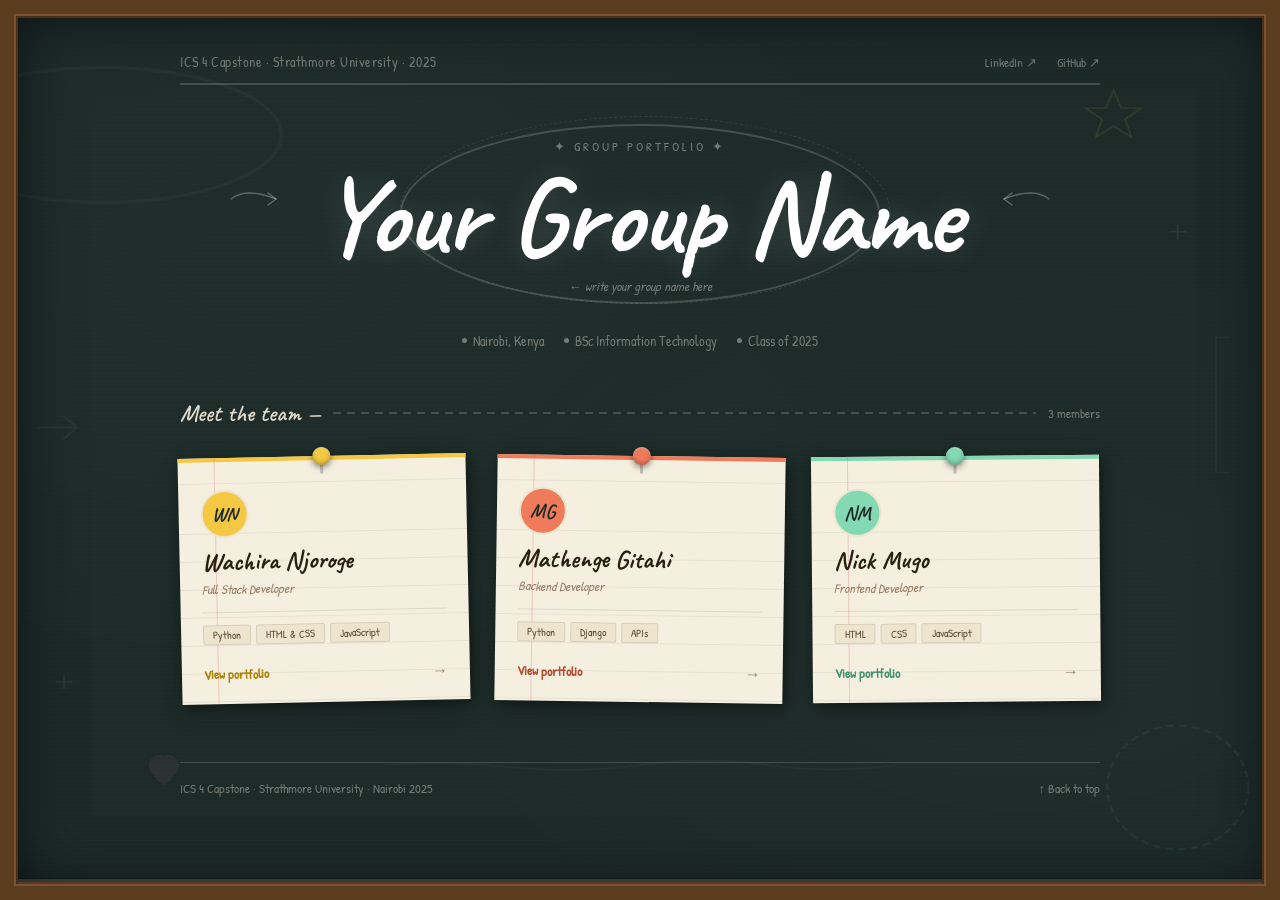
<file: index.html>
<!DOCTYPE html>
<html lang="en">
<head>
  <meta charset="UTF-8">
  <meta name="viewport" content="width=device-width, initial-scale=1.0">
  <title>ICS 4 Capstone 2025 — Group Portfolio</title>
  <link rel="preconnect" href="https://fonts.googleapis.com">
  <link rel="preconnect" href="https://fonts.gstatic.com" crossorigin>
  <link href="https://fonts.googleapis.com/css2?family=Caveat:wght@400;500;600;700&family=Karla:ital,wght@0,300;0,400;0,500;0,600;1,300;1,400&family=Patrick+Hand&display=swap" rel="stylesheet">
  <style>
    *, *::before, *::after { box-sizing: border-box; margin: 0; padding: 0; }

    :root {
      --board:     #1C2B28;
      --board2:    #243330;
      --board3:    #2D3E3A;
      --chalk:     rgba(245,239,224,0.90);
      --chalk-dim: rgba(245,239,224,0.40);
      --chalk-faint: rgba(245,239,224,0.18);
      --card:      #F5EFE0;
      --card2:     #EDE5CE;
      --card-ink:  #2A1F14;
      --card-ink2: #5C4A35;
      --card-ink3: #9C8068;

      /* Chalk colours — one per member */
      --k1: #F4C842;   /* yellow chalk  */
      --k2: #F07B5A;   /* orange chalk  */
      --k3: #82D9B4;   /* mint chalk    */
      --k4: #8BBFE8;   /* blue chalk    */
      --k5: #D98BE0;   /* lavender chalk*/
      --k6: #F08BA8;   /* pink chalk    */
    }

    html { scroll-behavior: smooth; }

    body {
      font-family: 'Karla', system-ui, sans-serif;
      background: var(--board);
      color: var(--chalk);
      min-height: 100vh;
      -webkit-font-smoothing: antialiased;
      overflow-x: hidden;
      /* Chalkboard texture: subtle noise via repeating gradients */
      background-image:
        radial-gradient(ellipse at 20% 30%, rgba(255,255,255,0.015) 0%, transparent 50%),
        radial-gradient(ellipse at 80% 70%, rgba(255,255,255,0.010) 0%, transparent 50%),
        repeating-linear-gradient(
          0deg,
          transparent,
          transparent 3px,
          rgba(255,255,255,0.006) 3px,
          rgba(255,255,255,0.006) 4px
        );
    }

    /* ── CHALK SMUDGE LAYER (decorative bg marks) ───────────────────────────── */
    .smudges {
      position: fixed;
      inset: 0;
      pointer-events: none;
      z-index: 0;
      overflow: hidden;
    }

    /* ── BOARD FRAME ─────────────────────────────────────────────────────────── */
    /* Wooden frame effect — border + inner shadow */
    body::before {
      content: '';
      position: fixed;
      inset: 0;
      box-shadow:
        inset 0 0 0 14px #5C3D1E,
        inset 0 0 0 16px #7A5230,
        inset 0 0 0 18px #4A3018,
        inset 18px 18px 60px rgba(0,0,0,0.5),
        inset -18px -18px 60px rgba(0,0,0,0.35);
      pointer-events: none;
      z-index: 200;
    }

    /* ── CHALK TRAY LINE at bottom ───────────────────────────────────────────── */
    body::after {
      content: '';
      position: fixed;
      bottom: 18px; left: 18px; right: 18px;
      height: 3px;
      background: rgba(245,239,224,0.12);
      box-shadow: 0 2px 0 rgba(245,239,224,0.06), 0 -1px 0 rgba(0,0,0,0.3);
      z-index: 201;
    }

    /* ── MAIN WRAP ───────────────────────────────────────────────────────────── */
    .board-wrap {
      position: relative;
      z-index: 5;
      max-width: 1000px;
      margin: 0 auto;
      padding: 52px 40px 72px;
    }

    /* ── HEADER — chalked programme label ────────────────────────────────────── */
    .board-header {
      display: flex;
      align-items: center;
      justify-content: space-between;
      margin-bottom: 12px;
      padding-bottom: 12px;
      border-bottom: 2px solid var(--chalk-faint);
    }

    .prog-label {
      font-family: 'Patrick Hand', cursive;
      font-size: 14px;
      color: var(--chalk-dim);
      letter-spacing: 0.5px;
    }

    .header-links {
      display: flex;
      gap: 20px;
    }

    .header-link {
      font-family: 'Patrick Hand', cursive;
      font-size: 13px;
      color: var(--chalk-dim);
      text-decoration: none;
      position: relative;
    }

    /* Chalk underline on hover */
    .header-link::after {
      content: '';
      position: absolute;
      bottom: -2px; left: 0; right: 0;
      height: 1.5px;
      background: var(--chalk-dim);
      transform: scaleX(0);
      transition: transform 0.2s;
    }
    .header-link:hover { color: var(--chalk); }
    .header-link:hover::after { transform: scaleX(1); }

    /* ── GROUP NAME — centrepiece ─────────────────────────────────────────────── */
    .centrepiece {
      text-align: center;
      padding: 40px 20px 36px;
      position: relative;
    }

    /* Decorative chalk circle behind group name */
    .centrepiece::before {
      content: '';
      position: absolute;
      top: 50%; left: 50%;
      transform: translate(-50%, -50%);
      width: min(480px, 90%);
      height: 180px;
      border: 2px solid var(--chalk-faint);
      border-radius: 50%;
    }

    /* Second wobbly circle — slightly offset, hand-drawn feel */
    .centrepiece::after {
      content: '';
      position: absolute;
      top: 50%; left: 50%;
      transform: translate(-49%, -52%);
      width: min(490px, 92%);
      height: 188px;
      border: 1px dashed rgba(245,239,224,0.10);
      border-radius: 50%;
    }

    .centre-kicker {
      font-family: 'Patrick Hand', cursive;
      font-size: 13px;
      color: var(--chalk-dim);
      letter-spacing: 3px;
      text-transform: uppercase;
      margin-bottom: 6px;
      position: relative; z-index: 2;
    }

    .group-name {
      font-family: 'Caveat', cursive;
      font-size: clamp(56px, 11vw, 110px);
      font-weight: 700;
      color: #FFFFFF;
      line-height: 1.0;
      letter-spacing: -1px;
      position: relative; z-index: 2;
      /* Chalk texture: slight text-shadow layering */
      text-shadow:
        0 0 30px rgba(255,255,255,0.15),
        1px 1px 0 rgba(255,255,255,0.04),
        -1px -1px 0 rgba(0,0,0,0.2);
      margin-bottom: 6px;
    }

    .group-hint {
      font-family: 'Patrick Hand', cursive;
      font-size: 13px;
      color: var(--chalk-dim);
      font-style: italic;
      position: relative; z-index: 2;
    }

    /* ── CHALK DOODLE SVGs (decorative) ──────────────────────────────────────── */
    .doodle {
      position: absolute;
      pointer-events: none;
      z-index: 3;
    }

    /* ── META TAGS row ───────────────────────────────────────────────────────── */
    .meta-row {
      display: flex;
      align-items: center;
      justify-content: center;
      gap: 20px;
      margin: 0 0 48px;
      flex-wrap: wrap;
    }

    .meta-item {
      font-family: 'Patrick Hand', cursive;
      font-size: 14px;
      color: var(--chalk-dim);
      display: flex;
      align-items: center;
      gap: 6px;
    }

    .meta-dot {
      display: inline-block;
      width: 5px; height: 5px;
      border-radius: 50%;
      background: var(--chalk-dim);
      flex-shrink: 0;
    }

    /* ── SECTION LABEL ───────────────────────────────────────────────────────── */
    .section-label-row {
      display: flex;
      align-items: center;
      gap: 12px;
      margin-bottom: 28px;
    }

    .section-label {
      font-family: 'Caveat', cursive;
      font-size: 24px;
      font-weight: 600;
      color: var(--chalk);
      white-space: nowrap;
    }

    .section-rule {
      flex: 1;
      height: 1.5px;
      /* Dashed chalk line */
      background: repeating-linear-gradient(
        90deg,
        var(--chalk-faint) 0px,
        var(--chalk-faint) 8px,
        transparent 8px,
        transparent 14px
      );
    }

    .section-count {
      font-family: 'Patrick Hand', cursive;
      font-size: 13px;
      color: var(--chalk-dim);
    }

    /* ── CARDS GRID ──────────────────────────────────────────────────────────── */
    .cards-grid {
      display: grid;
      grid-template-columns: repeat(auto-fill, minmax(270px, 1fr));
      gap: 28px;
    }

    /* ── CARD — index card pinned to board ───────────────────────────────────── */
    .card {
      background: var(--card);
      position: relative;
      padding: 32px 22px 20px;
      text-decoration: none;
      display: flex;
      flex-direction: column;
      gap: 0;
      /* Slightly rotated — hand-pinned feel. Each card has a different rotation */
      box-shadow:
        2px 3px 12px rgba(0,0,0,0.35),
        4px 6px 24px rgba(0,0,0,0.20);
      transition: transform 0.2s ease, box-shadow 0.2s ease;
    }

    /* Alternating card rotations */
    .card:nth-child(1) { transform: rotate(-1.2deg); }
    .card:nth-child(2) { transform: rotate(0.8deg); }
    .card:nth-child(3) { transform: rotate(-0.5deg); }
    .card:nth-child(4) { transform: rotate(1.5deg); }
    .card:nth-child(5) { transform: rotate(-1.0deg); }
    .card:nth-child(6) { transform: rotate(0.6deg); }

    .card:hover {
      transform: rotate(0deg) translateY(-6px) scale(1.02);
      box-shadow:
        4px 8px 24px rgba(0,0,0,0.45),
        8px 16px 48px rgba(0,0,0,0.25);
      z-index: 10;
    }

    /* Thumbtack — pure CSS pin */
    .card::before {
      content: '';
      position: absolute;
      top: -9px;
      left: 50%;
      transform: translateX(-50%);
      width: 18px;
      height: 18px;
      border-radius: 50%;
      background: var(--pin-col, #F4C842);
      box-shadow:
        0 2px 6px rgba(0,0,0,0.5),
        inset 0 -2px 4px rgba(0,0,0,0.25),
        inset 0 1px 2px rgba(255,255,255,0.4);
      z-index: 5;
    }

    /* Pin shaft shadow */
    .card::after {
      content: '';
      position: absolute;
      top: 8px;
      left: 50%;
      transform: translateX(-50%);
      width: 3px;
      height: 10px;
      background: rgba(0,0,0,0.2);
      border-radius: 0 0 2px 2px;
      z-index: 4;
    }

    /* Coloured top stripe on each card */
    .card-stripe {
      position: absolute;
      top: 0; left: 0; right: 0;
      height: 4px;
      background: var(--pin-col, #F4C842);
    }

    /* Lined paper effect inside card */
    .card-lines {
      position: absolute;
      inset: 0;
      pointer-events: none;
      background: repeating-linear-gradient(
        to bottom,
        transparent,
        transparent 27px,
        rgba(0,0,0,0.06) 27px,
        rgba(0,0,0,0.06) 28px
      );
      background-position: 0 48px;
    }

    /* Red margin line */
    .card-margin {
      position: absolute;
      top: 0; bottom: 0;
      left: 36px;
      width: 1px;
      background: rgba(220,80,80,0.25);
    }

    /* Card content */
    .card-content { position: relative; z-index: 2; }

    /* Avatar + initials */
    .card-avatar {
      width: 48px;
      height: 48px;
      border-radius: 50%;
      background: var(--pin-col, #F4C842);
      display: flex;
      align-items: center;
      justify-content: center;
      font-family: 'Caveat', cursive;
      font-size: 20px;
      font-weight: 700;
      color: var(--board);
      margin-bottom: 10px;
      border: 2px solid var(--card2);
      overflow: hidden;
    }

    .card-avatar img {
      width: 100%; height: 100%;
      object-fit: cover;
      display: block;
    }

    .card-name {
      font-family: 'Caveat', cursive;
      font-size: 26px;
      font-weight: 700;
      color: var(--card-ink);
      line-height: 1.1;
      margin-bottom: 3px;
    }

    .card-role {
      font-family: 'Patrick Hand', cursive;
      font-size: 13px;
      color: var(--card-ink3);
      margin-bottom: 14px;
      font-style: italic;
    }

    .card-divider {
      width: 100%;
      height: 1px;
      background: rgba(0,0,0,0.1);
      margin-bottom: 12px;
    }

    .card-tags {
      display: flex;
      flex-wrap: wrap;
      gap: 5px;
      margin-bottom: 16px;
    }

    .card-tag {
      font-family: 'Patrick Hand', cursive;
      font-size: 11px;
      color: var(--card-ink2);
      background: var(--card2);
      border: 1px solid rgba(0,0,0,0.10);
      padding: 2px 9px;
      border-radius: 2px;
    }

    .card-cta {
      display: flex;
      align-items: center;
      justify-content: space-between;
      margin-top: auto;
      padding-top: 4px;
    }

    .card-cta-text {
      font-family: 'Patrick Hand', cursive;
      font-size: 13px;
      font-weight: 600;
      color: var(--pin-col, #F4C842);
      /* Override yellow on cream */
      filter: brightness(0.65) saturate(1.4);
    }

    .card-arrow {
      font-family: 'Karla', sans-serif;
      font-size: 16px;
      color: var(--card-ink3);
      transition: transform 0.15s;
    }

    .card:hover .card-arrow { transform: translateX(4px); }

    /* ── FOOTER ──────────────────────────────────────────────────────────────── */
    .board-footer {
      margin-top: 60px;
      padding-top: 16px;
      border-top: 1.5px solid var(--chalk-faint);
      display: flex;
      align-items: center;
      justify-content: space-between;
      flex-wrap: wrap;
      gap: 10px;
    }

    .footer-copy {
      font-family: 'Patrick Hand', cursive;
      font-size: 13px;
      color: var(--chalk-dim);
    }

    .footer-back {
      font-family: 'Patrick Hand', cursive;
      font-size: 13px;
      color: var(--chalk-dim);
      text-decoration: none;
    }

    .footer-back:hover { color: var(--chalk); }

    /* ── RESPONSIVE ──────────────────────────────────────────────────────────── */
    @media (max-width: 600px) {
      .board-wrap { padding: 40px 24px 60px; }
      .cards-grid { grid-template-columns: 1fr; gap: 36px; }
      .centrepiece::before, .centrepiece::after { display: none; }
    }

    @media (prefers-reduced-motion: reduce) {
      .card { transition: none; transform: none !important; }
      .card-arrow { transition: none; }
      .header-link::after { transition: none; }
    }
  </style>
</head>
<body>

<!-- Smudge layer -->
<div class="smudges" aria-hidden="true">
  <!-- Chalk smudges — large blurred SVG marks -->
  <svg width="100%" height="100%" viewBox="0 0 1000 800" preserveAspectRatio="none" opacity="0.4">
    <!-- Top-left chalk smudge -->
    <ellipse cx="80" cy="120" rx="140" ry="60" fill="none" stroke="rgba(245,239,224,0.08)" stroke-width="3"/>
    <!-- Star doodle top-right -->
    <path d="M870 80 L876 96 L892 96 L879 106 L884 122 L870 112 L856 122 L861 106 L848 96 L864 96 Z"
          fill="none" stroke="rgba(244,200,66,0.25)" stroke-width="1.5"/>
    <!-- Arrow doodle left side -->
    <path d="M30 380 L60 380 M50 370 L60 380 L50 390" stroke="rgba(245,239,224,0.15)" stroke-width="1.5" fill="none" stroke-linecap="round"/>
    <!-- Underline squiggle centre-bottom -->
    <path d="M300 680 Q350 676 400 682 Q450 688 500 680 Q550 672 600 680 Q650 688 700 680"
          stroke="rgba(245,239,224,0.10)" stroke-width="1.5" fill="none"/>
    <!-- Circle doodle bottom-right -->
    <circle cx="920" cy="700" r="55" fill="none" stroke="rgba(139,191,232,0.18)" stroke-width="2" stroke-dasharray="6 4"/>
    <!-- Plus marks -->
    <path d="M920 200 L920 212 M914 206 L926 206" stroke="rgba(245,239,224,0.18)" stroke-width="1.5" stroke-linecap="round"/>
    <path d="M50 600 L50 612 M44 606 L56 606" stroke="rgba(245,239,224,0.15)" stroke-width="1.5" stroke-linecap="round"/>
    <!-- Dotted line top -->
    <line x1="200" y1="40" x2="700" y2="40" stroke="rgba(245,239,224,0.07)" stroke-width="1" stroke-dasharray="4 6"/>
    <!-- Small hearts -->
    <path d="M140 680 C140 675 133 668 128 672 C123 668 116 675 116 680 C116 688 128 698 128 698 C128 698 140 688 140 680Z"
          fill="rgba(240,139,168,0.20)"/>
    <!-- Bracket doodle -->
    <path d="M960 300 L950 300 L950 420 L960 420" stroke="rgba(245,239,224,0.10)" stroke-width="1.5" fill="none" stroke-linecap="round"/>
  </svg>
</div>

<div class="board-wrap">

  <!-- Header -->
  <header class="board-header">
    <span class="prog-label">ICS 4 Capstone · Strathmore University · 2025</span>
    <nav class="header-links">
      <a href="[Your LinkedIn URL]" target="_blank" rel="noopener" class="header-link">LinkedIn ↗</a>
      <a href="https://github.com/[your-username]" target="_blank" rel="noopener" class="header-link">GitHub ↗</a>
    </nav>
  </header>

  <!-- Centrepiece group name -->
  <div class="centrepiece">

    <!-- Chalk doodle arrows flanking the name -->
    <svg class="doodle" style="left:5%;top:35%;width:60px;height:40px" viewBox="0 0 60 40" fill="none" aria-hidden="true">
      <path d="M5 20 Q20 8 50 20" stroke="rgba(245,239,224,0.3)" stroke-width="1.5" stroke-linecap="round"/>
      <path d="M42 14 L50 20 L42 26" stroke="rgba(245,239,224,0.3)" stroke-width="1.5" stroke-linecap="round" stroke-linejoin="round"/>
    </svg>
    <svg class="doodle" style="right:5%;top:35%;width:60px;height:40px" viewBox="0 0 60 40" fill="none" aria-hidden="true">
      <path d="M55 20 Q40 8 10 20" stroke="rgba(245,239,224,0.3)" stroke-width="1.5" stroke-linecap="round"/>
      <path d="M18 14 L10 20 L18 26" stroke="rgba(245,239,224,0.3)" stroke-width="1.5" stroke-linecap="round" stroke-linejoin="round"/>
    </svg>

    <p class="centre-kicker">✦ Group Portfolio ✦</p>

    <!--
      ╔════════════════════════════════════════════════════╗
      ║  Replace "Your Group Name" with your group name.  ║
      ║  Keep it short — 1 to 3 words works best.         ║
      ╚════════════════════════════════════════════════════╝
    -->
    <h1 class="group-name">Your Group Name</h1>
    <p class="group-hint">← write your group name here</p>
  </div>

  <!-- Meta info row -->
  <div class="meta-row">
    <span class="meta-item"><span class="meta-dot"></span> Nairobi, Kenya</span>
    <span class="meta-item"><span class="meta-dot"></span> BSc Information Technology</span>
    <span class="meta-item"><span class="meta-dot"></span> Class of 2025</span>
  </div>

  <!-- Section label -->
  <div class="section-label-row">
    <span class="section-label">Meet the team —</span>
    <div class="section-rule" aria-hidden="true"></div>
    <!--
      Update the number below to match how many members are in your group
    -->
    <span class="section-count">3 members</span>
  </div>

  <!-- Cards grid -->
  <!--
    ╔═══════════════════════════════════════════════════════════════════╗
    ║  HOW TO CUSTOMISE EACH CARD:                                     ║
    ║  1. Change --pin-col to any colour for the thumbtack + stripe    ║
    ║  2. Change the two-letter initials inside .card-avatar           ║
    ║  3. Replace [Member Name], [Role], and the tech tags             ║
    ║  4. Update href to that member's about-me.html file              ║
    ║  5. To add a real photo: put <img> inside .card-avatar           ║
    ╚═══════════════════════════════════════════════════════════════════╝
  -->
  <div class="cards-grid">

    <!-- Member 1 -->
    <a class="card" href="Wachira_profile.html" style="--pin-col: var(--k1)">
      <div class="card-stripe"></div>
      <div class="card-lines" aria-hidden="true"></div>
      <div class="card-margin" aria-hidden="true"></div>
      <div class="card-content">
        <div class="card-avatar">WN</div>
        <p class="card-name">Wachira Njoroge</p>
        <p class="card-role">Full Stack Developer</p>
        <div class="card-divider"></div>
        <div class="card-tags">
          <span class="card-tag">Python</span>
          <span class="card-tag">HTML & CSS</span>
          <span class="card-tag">JavaScript</span>
        </div>
        <div class="card-cta">
          <span class="card-cta-text">View portfolio</span>
          <span class="card-arrow">→</span>
        </div>
      </div>
    </a>

    <!-- Member 2 -->
    <a class="card" href="mathenge_profile.html" style="--pin-col: var(--k2)">
      <div class="card-stripe"></div>
      <div class="card-lines" aria-hidden="true"></div>
      <div class="card-margin" aria-hidden="true"></div>
      <div class="card-content">
        <div class="card-avatar">MG</div>
        <p class="card-name">Mathenge Gitahi</p>
        <p class="card-role">Backend Developer</p>
        <div class="card-divider"></div>
        <div class="card-tags">
          <span class="card-tag">Python</span>
          <span class="card-tag">Django</span>
          <span class="card-tag">APIs</span>
        </div>
        <div class="card-cta">
          <span class="card-cta-text">View portfolio</span>
          <span class="card-arrow">→</span>
        </div>
      </div>
    </a>

    <!-- Member 3 -->
    <a class="card" href="nickmugo_profile.html" style="--pin-col: var(--k3)">
      <div class="card-stripe"></div>
      <div class="card-lines" aria-hidden="true"></div>
      <div class="card-margin" aria-hidden="true"></div>
      <div class="card-content">
        <div class="card-avatar">NM</div>
        <p class="card-name">Nick Mugo</p>
        <p class="card-role">Frontend Developer</p>
        <div class="card-divider"></div>
        <div class="card-tags">
          <span class="card-tag">HTML</span>
          <span class="card-tag">CSS</span>
          <span class="card-tag">JavaScript</span>
        </div>
        <div class="card-cta">
          <span class="card-cta-text">View portfolio</span>
          <span class="card-arrow">→</span>
        </div>
      </div>
    </a>

    

  </div><!-- /cards-grid -->

  <!-- Footer -->
  <footer class="board-footer">
    <span class="footer-copy">ICS 4 Capstone · Strathmore University · Nairobi 2025</span>
    <a href="#" class="footer-back">↑ Back to top</a>
  </footer>

</div><!-- /board-wrap -->

</body>
</html>
</file>
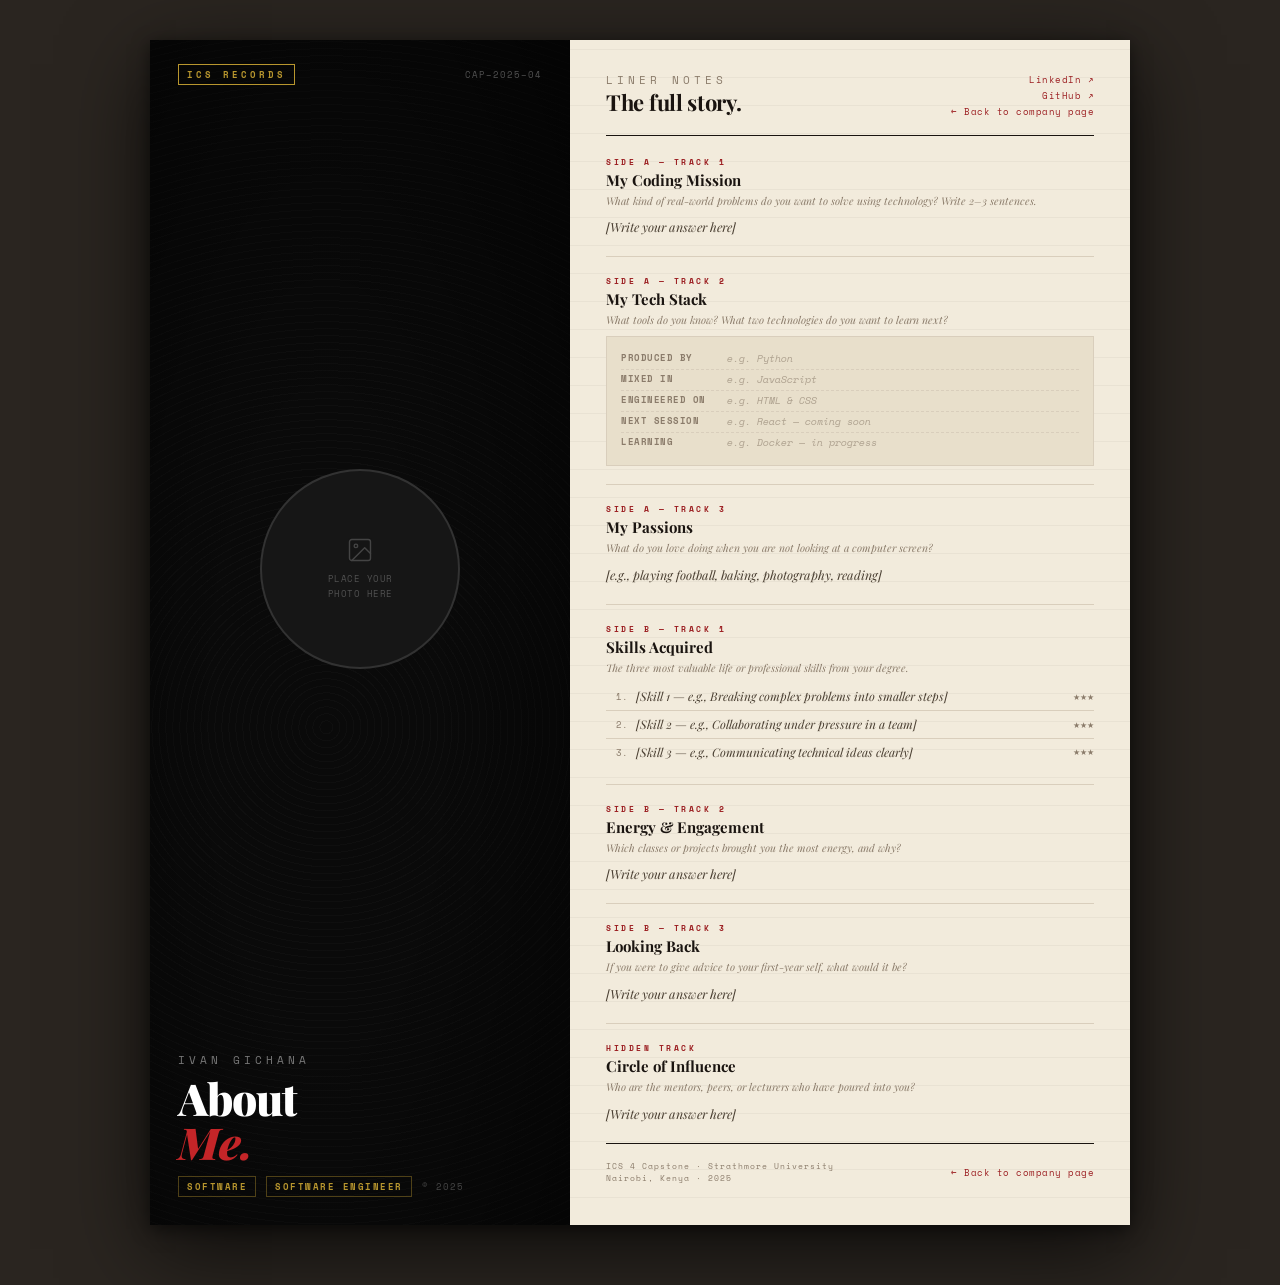
<file: Ivan_Profile.html>
<!DOCTYPE html>
<html lang="en">
<head>
  <meta charset="UTF-8">
  <meta name="viewport" content="width=device-width, initial-scale=1.0">
  <title>About Me — Ivan Gichana</title>
  <link rel="preconnect" href="https://fonts.googleapis.com">
  <link rel="preconnect" href="https://fonts.gstatic.com" crossorigin>
  <link href="https://fonts.googleapis.com/css2?family=Playfair+Display:ital,wght@0,400;0,700;0,900;1,400;1,700&family=Space+Mono:ital,wght@0,400;0,700;1,400&display=swap" rel="stylesheet">
  <style>
    *, *::before, *::after { box-sizing: border-box; margin: 0; padding: 0; }

    :root {
      --vinyl:      #0A0A0A;
      --vinyl-mid:  #161616;
      --groove:     #1F1F1F;
      --paper:      #F2EBDC;
      --paper2:     #E8DFCB;
      --paper3:     #D9CEBC;
      --ink:        #1A1410;
      --ink2:       #4A3F32;
      --ink3:       #8A7B6A;
      --red:        #9B1D20;
      --red2:       #C42528;
      --cream:      #FAF5EC;
      --gold:       #B8962E;
    }

    html { height: 100%; }

    body {
      font-family: 'Playfair Display', Georgia, serif;
      background: #2A2520;
      min-height: 100vh;
      display: flex;
      align-items: flex-start;
      justify-content: center;
      padding: 40px 20px 60px;
      -webkit-font-smoothing: antialiased;
    }

    /* ── SLEEVE WRAPPER ───────────────────────────────────────────────────────── */
    .sleeve {
      width: 100%;
      max-width: 980px;
      display: grid;
      grid-template-columns: 420px 1fr;
      min-height: 600px;
      box-shadow: 0 24px 80px rgba(0,0,0,0.7), 0 4px 16px rgba(0,0,0,0.5);
    }

    /* ── LEFT: ALBUM COVER ────────────────────────────────────────────────────── */
    .cover {
      background: var(--vinyl);
      position: relative;
      overflow: hidden;
      min-height: 520px;
      display: flex;
      flex-direction: column;
    }

    /* Vinyl groove rings — the signature CSS technique */
    .grooves {
      position: absolute;
      inset: 0;
      background: repeating-radial-gradient(
        circle at 42% 58%,
        transparent 0px,
        transparent 6px,
        rgba(255,255,255,0.018) 6px,
        rgba(255,255,255,0.018) 7px
      );
      pointer-events: none;
      z-index: 1;
    }

    /* Subtle vignette */
    .vignette {
      position: absolute;
      inset: 0;
      background: radial-gradient(ellipse at 42% 58%, transparent 30%, rgba(0,0,0,0.65) 100%);
      pointer-events: none;
      z-index: 2;
    }

    /* Label area top */
    .cover-label-top {
      position: relative;
      z-index: 10;
      padding: 24px 28px 0;
      display: flex;
      align-items: center;
      justify-content: space-between;
    }

    .label-logo {
      font-family: 'Space Mono', monospace;
      font-size: 9px;
      font-weight: 700;
      letter-spacing: 3px;
      text-transform: uppercase;
      color: var(--gold);
      border: 1px solid var(--gold);
      padding: 3px 8px;
    }

    .label-cat {
      font-family: 'Space Mono', monospace;
      font-size: 9px;
      color: rgba(255,255,255,0.3);
      letter-spacing: 1px;
    }

    /* Photo sits centre-cover */
    .cover-photo-wrap {
      position: relative;
      z-index: 10;
      flex: 1;
      display: flex;
      align-items: center;
      justify-content: center;
      padding: 20px 32px;
    }

    .cover-photo {
      width: 200px;
      height: 200px;
      border-radius: 50%;
      border: 2px solid rgba(255,255,255,0.12);
      background: var(--vinyl-mid);
      overflow: hidden;
      display: flex;
      flex-direction: column;
      align-items: center;
      justify-content: center;
      gap: 8px;
      cursor: pointer;
      position: relative;
    }

    /* Inner groove ring around photo */
    .cover-photo::before {
      content: '';
      position: absolute;
      inset: -10px;
      border-radius: 50%;
      border: 1px solid rgba(255,255,255,0.06);
      pointer-events: none;
    }

    .cover-photo::after {
      content: '';
      position: absolute;
      inset: -20px;
      border-radius: 50%;
      border: 1px solid rgba(255,255,255,0.04);
      pointer-events: none;
    }

    .cover-photo img {
      width: 100%;
      height: 100%;
      object-fit: cover;
      display: block;
    }

    .upload-icon { opacity: 0.2; }

    .upload-hint {
      font-family: 'Space Mono', monospace;
      font-size: 9px;
      color: rgba(255,255,255,0.25);
      text-align: center;
      line-height: 1.6;
      letter-spacing: 0.5px;
      text-transform: uppercase;
    }

    /* Cover text bottom */
    .cover-text {
      position: relative;
      z-index: 10;
      padding: 0 28px 28px;
    }

    .cover-artist {
      font-size: 11px;
      font-weight: 400;
      letter-spacing: 4px;
      text-transform: uppercase;
      color: rgba(255,255,255,0.45);
      font-family: 'Space Mono', monospace;
      margin-bottom: 8px;
    }

    .cover-title {
      font-size: clamp(28px, 5vw, 44px);
      font-weight: 900;
      color: #FFFFFF;
      line-height: 1.0;
      letter-spacing: -1px;
      margin-bottom: 12px;
    }

    .cover-title em {
      font-style: italic;
      color: var(--red2);
    }

    .cover-genre-row {
      display: flex;
      align-items: center;
      gap: 10px;
    }

    .genre-tag {
      font-family: 'Space Mono', monospace;
      font-size: 8.5px;
      font-weight: 700;
      letter-spacing: 1.5px;
      text-transform: uppercase;
      color: var(--gold);
      border: 1px solid rgba(184,150,46,0.4);
      padding: 3px 8px;
    }

    .cover-year {
      font-family: 'Space Mono', monospace;
      font-size: 9px;
      color: rgba(255,255,255,0.25);
      letter-spacing: 1px;
    }

    /* ── RIGHT: LINER NOTES ───────────────────────────────────────────────────── */
    .liner {
      background: var(--paper);
      padding: 32px 36px 40px;
      display: flex;
      flex-direction: column;
      gap: 0;
      position: relative;
      overflow: hidden;
    }

    /* Subtle aged paper texture via gradient */
    .liner::before {
      content: '';
      position: absolute;
      inset: 0;
      background:
        repeating-linear-gradient(
          0deg,
          transparent,
          transparent 27px,
          rgba(0,0,0,0.04) 27px,
          rgba(0,0,0,0.04) 28px
        );
      pointer-events: none;
      z-index: 0;
    }

    .liner > * { position: relative; z-index: 1; }

    /* Liner header */
    .liner-masthead {
      display: flex;
      align-items: flex-start;
      justify-content: space-between;
      margin-bottom: 20px;
      padding-bottom: 14px;
      border-bottom: 1.5px solid var(--ink);
    }

    .masthead-left h2 {
      font-size: 11px;
      font-weight: 400;
      letter-spacing: 4px;
      text-transform: uppercase;
      color: var(--ink3);
      font-family: 'Space Mono', monospace;
      margin-bottom: 2px;
    }

    .masthead-left p {
      font-size: 22px;
      font-weight: 700;
      color: var(--ink);
      line-height: 1.1;
      letter-spacing: -0.3px;
    }

    .masthead-right {
      text-align: right;
    }

    .masthead-right a {
      display: block;
      font-family: 'Space Mono', monospace;
      font-size: 9px;
      color: var(--red);
      text-decoration: none;
      letter-spacing: 0.5px;
      line-height: 1.8;
    }

    .masthead-right a:hover { text-decoration: underline; }

    /* ── NOTES SECTION ────────────────────────────────────────────────────────── */
    .note-section {
      margin-bottom: 18px;
      padding-bottom: 18px;
      border-bottom: 0.5px solid var(--paper3);
    }

    .note-section:last-of-type {
      border-bottom: none;
      margin-bottom: 0;
    }

    .note-kicker {
      font-family: 'Space Mono', monospace;
      font-size: 8px;
      font-weight: 700;
      letter-spacing: 2.5px;
      text-transform: uppercase;
      color: var(--red);
      margin-bottom: 3px;
    }

    .note-heading {
      font-size: 15px;
      font-weight: 700;
      color: var(--ink);
      margin-bottom: 5px;
      line-height: 1.2;
    }

    .note-prompt {
      font-size: 10.5px;
      font-style: italic;
      color: var(--ink3);
      margin-bottom: 7px;
      line-height: 1.5;
      font-family: 'Playfair Display', serif;
    }

    .note-body {
      font-size: 12.5px;
      color: var(--ink2);
      line-height: 1.75;
      font-family: 'Playfair Display', serif;
      font-style: italic;
    }

    /* ── CREDITS BLOCK (tech stack) ───────────────────────────────────────────── */
    .credits-block {
      background: var(--paper2);
      border: 0.5px solid var(--paper3);
      padding: 12px 14px;
      font-family: 'Space Mono', monospace;
    }

    .credits-row {
      display: grid;
      grid-template-columns: 100px 1fr;
      gap: 6px;
      font-size: 10px;
      line-height: 2;
      border-bottom: 0.5px dashed var(--paper3);
    }

    .credits-row:last-child { border-bottom: none; }

    .credits-key {
      color: var(--ink3);
      font-weight: 700;
      letter-spacing: 0.5px;
      text-transform: uppercase;
      font-size: 9px;
    }

    .credits-val {
      color: var(--ink2);
      font-weight: 400;
      font-style: italic;
    }

    .credits-val.placeholder {
      color: var(--ink3);
      opacity: 0.6;
    }

    /* ── TRACK LISTING (skills) ───────────────────────────────────────────────── */
    .tracklist {
      display: flex;
      flex-direction: column;
      gap: 0;
    }

    .track {
      display: grid;
      grid-template-columns: 22px 1fr 28px;
      align-items: center;
      gap: 8px;
      padding: 5px 0;
      border-bottom: 0.5px solid var(--paper3);
      font-size: 11.5px;
    }

    .track:last-child { border-bottom: none; }

    .track-num {
      font-family: 'Space Mono', monospace;
      font-size: 9px;
      color: var(--ink3);
      text-align: right;
    }

    .track-title {
      font-family: 'Playfair Display', serif;
      font-style: italic;
      color: var(--ink2);
      font-size: 12px;
      line-height: 1.4;
    }

    .track-dur {
      font-family: 'Space Mono', monospace;
      font-size: 8px;
      color: var(--ink3);
      text-align: right;
    }

    /* ── LINER FOOTER ─────────────────────────────────────────────────────────── */
    .liner-footer {
      margin-top: auto;
      padding-top: 16px;
      border-top: 1.5px solid var(--ink);
      display: flex;
      align-items: center;
      justify-content: space-between;
      flex-wrap: wrap;
      gap: 8px;
    }

    .liner-footer-copy {
      font-family: 'Space Mono', monospace;
      font-size: 8px;
      color: var(--ink3);
      letter-spacing: 1px;
      line-height: 1.6;
    }

    .liner-footer-back {
      font-family: 'Space Mono', monospace;
      font-size: 9px;
      color: var(--red);
      text-decoration: none;
      letter-spacing: 0.5px;
    }

    .liner-footer-back:hover { text-decoration: underline; }

    /* ── RESPONSIVE ───────────────────────────────────────────────────────────── */
    @media (max-width: 720px) {
      body { padding: 0 0 40px; }
      .sleeve { grid-template-columns: 1fr; max-width: 500px; }
      .cover { min-height: 400px; }
      .cover-photo { width: 150px; height: 150px; }
      .liner { padding: 24px 24px 32px; }
    }

    @media (prefers-reduced-motion: reduce) { * { transition: none !important; } }
  </style>
</head>
<body>

<div class="sleeve">

  <!-- ══ LEFT: ALBUM COVER ════════════════════════════════════════════════════ -->
  <div class="cover">
    <div class="grooves" aria-hidden="true"></div>
    <div class="vignette" aria-hidden="true"></div>

    <div class="cover-label-top">
      <span class="label-logo">ICS Records</span>
      <span class="label-cat">CAP–2025–04</span>
    </div>

    <div class="cover-photo-wrap">
      <div class="cover-photo" role="img" aria-label="Your profile photo — see instructions below to replace">
        <!--
          TO ADD YOUR PHOTO:
          Delete the svg and span below, then paste:
          <img src="images/your-photo.jpg" alt="Photo of [Your Name]">
        -->
        <svg class="upload-icon" width="28" height="28" viewBox="0 0 24 24" fill="none" stroke="white" stroke-width="1.2" stroke-linecap="round" stroke-linejoin="round"><rect x="3" y="3" width="18" height="18" rx="2"/><circle cx="8.5" cy="8.5" r="1.5"/><polyline points="21 15 16 10 5 21"/></svg>
        <span class="upload-hint">place your<br>photo here</span>
      </div>
    </div>

    <div class="cover-text">
      <p class="cover-artist">Ivan Gichana</p>
      <h1 class="cover-title">About<br><em>Me.</em></h1>
      <div class="cover-genre-row">
        <span class="genre-tag">Software</span>
        <span class="genre-tag">Software Engineer</span>
        <span class="cover-year">© 2025</span>
      </div>
    </div>
  </div>

  <!-- ══ RIGHT: LINER NOTES ═══════════════════════════════════════════════════ -->
  <div class="liner">

    <div class="liner-masthead">
      <div class="masthead-left">
        <h2>Liner Notes</h2>
        <p>The full story.</p>
      </div>
      <div class="masthead-right">
        <a href="[Your LinkedIn URL]" target="_blank" rel="noopener">LinkedIn ↗</a>
        <a href="https://github.com/[your-username]" target="_blank" rel="noopener">GitHub ↗</a>
        <a href="index.html">← Back to company page</a>
      </div>
    </div>

    <!-- MISSION -->
    <div class="note-section">
      <p class="note-kicker">Side A — Track 1</p>
      <h2 class="note-heading">My Coding Mission</h2>
      <p class="note-prompt">What kind of real-world problems do you want to solve using technology? Write 2–3 sentences.</p>
      <p class="note-body">[Write your answer here]</p>
    </div>

    <!-- TECH STACK — credits block -->
    <div class="note-section">
      <p class="note-kicker">Side A — Track 2</p>
      <h2 class="note-heading">My Tech Stack</h2>
      <p class="note-prompt">What tools do you know? What two technologies do you want to learn next?</p>
      <div class="credits-block">
        <!--
          Replace "e.g." rows below with YOUR actual tools.
          Add or remove rows as needed.
        -->
        <div class="credits-row">
          <span class="credits-key">Produced by</span>
          <span class="credits-val placeholder">e.g. Python</span>
        </div>
        <div class="credits-row">
          <span class="credits-key">Mixed in</span>
          <span class="credits-val placeholder">e.g. JavaScript</span>
        </div>
        <div class="credits-row">
          <span class="credits-key">Engineered on</span>
          <span class="credits-val placeholder">e.g. HTML &amp; CSS</span>
        </div>
        <div class="credits-row">
          <span class="credits-key">Next session</span>
          <span class="credits-val placeholder">e.g. React — coming soon</span>
        </div>
        <div class="credits-row">
          <span class="credits-key">Learning</span>
          <span class="credits-val placeholder">e.g. Docker — in progress</span>
        </div>
      </div>
    </div>

    <!-- PASSIONS -->
    <div class="note-section">
      <p class="note-kicker">Side A — Track 3</p>
      <h2 class="note-heading">My Passions</h2>
      <p class="note-prompt">What do you love doing when you are not looking at a computer screen?</p>
      <p class="note-body">[e.g., playing football, baking, photography, reading]</p>
    </div>

    <!-- SKILLS — tracklist -->
    <div class="note-section">
      <p class="note-kicker">Side B — Track 1</p>
      <h2 class="note-heading">Skills Acquired</h2>
      <p class="note-prompt">The three most valuable life or professional skills from your degree.</p>
      <div class="tracklist">
        <div class="track">
          <span class="track-num">1.</span>
          <span class="track-title">[Skill 1 — e.g., Breaking complex problems into smaller steps]</span>
          <span class="track-dur">★★★</span>
        </div>
        <div class="track">
          <span class="track-num">2.</span>
          <span class="track-title">[Skill 2 — e.g., Collaborating under pressure in a team]</span>
          <span class="track-dur">★★★</span>
        </div>
        <div class="track">
          <span class="track-num">3.</span>
          <span class="track-title">[Skill 3 — e.g., Communicating technical ideas clearly]</span>
          <span class="track-dur">★★★</span>
        </div>
      </div>
    </div>

    <!-- ENERGY -->
    <div class="note-section">
      <p class="note-kicker">Side B — Track 2</p>
      <h2 class="note-heading">Energy &amp; Engagement</h2>
      <p class="note-prompt">Which classes or projects brought you the most energy, and why?</p>
      <p class="note-body">[Write your answer here]</p>
    </div>

    <!-- LOOKING BACK -->
    <div class="note-section">
      <p class="note-kicker">Side B — Track 3</p>
      <h2 class="note-heading">Looking Back</h2>
      <p class="note-prompt">If you were to give advice to your first-year self, what would it be?</p>
      <p class="note-body">[Write your answer here]</p>
    </div>

    <!-- CIRCLE OF INFLUENCE -->
    <div class="note-section">
      <p class="note-kicker">Hidden Track</p>
      <h2 class="note-heading">Circle of Influence</h2>
      <p class="note-prompt">Who are the mentors, peers, or lecturers who have poured into you?</p>
      <p class="note-body">[Write your answer here]</p>
    </div>

    <footer class="liner-footer">
      <div class="liner-footer-copy">
        ICS 4 Capstone · Strathmore University<br>
        Nairobi, Kenya · 2025
      </div>
      <a href="index.html" class="liner-footer-back">← Back to company page</a>
    </footer>

  </div><!-- /liner -->

</div><!-- /sleeve -->

</body>
</html>
</file>
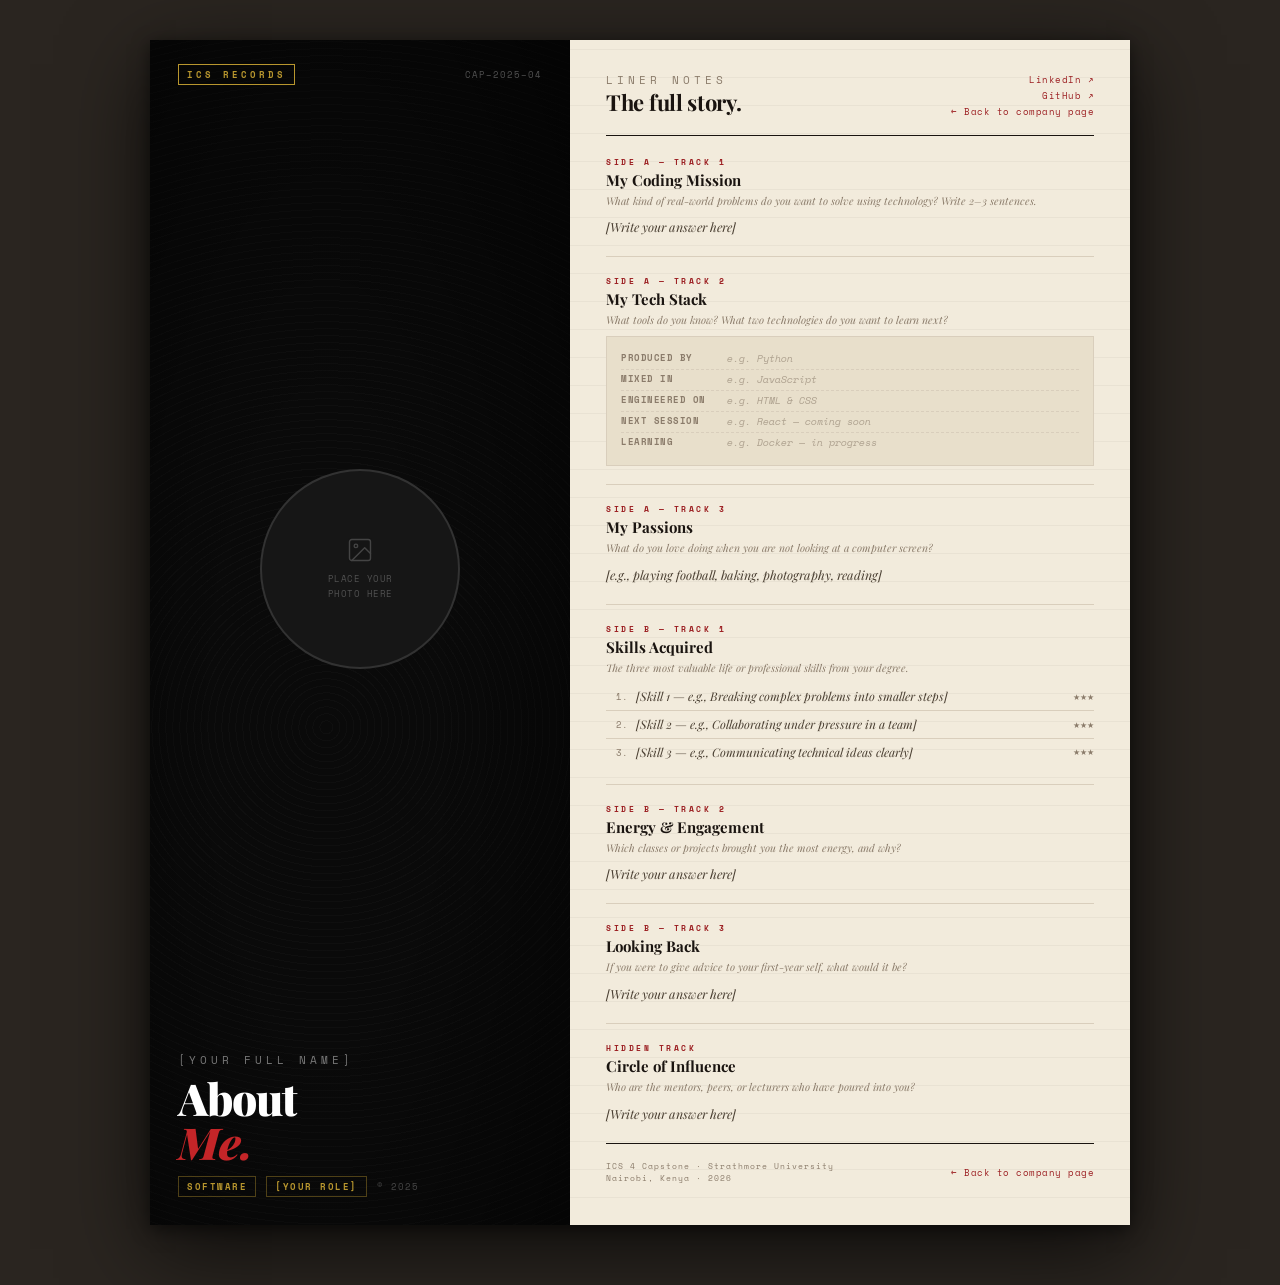
<file: mathenge_profile.html>
<!DOCTYPE html>
<html lang="en">
<head>
  <meta charset="UTF-8">
  <meta name="viewport" content="width=device-width, initial-scale=1.0">
  <title>About Me — Mathenge Gitahi</title>
  <link rel="preconnect" href="https://fonts.googleapis.com">
  <link rel="preconnect" href="https://fonts.gstatic.com" crossorigin>
  <link href="https://fonts.googleapis.com/css2?family=Playfair+Display:ital,wght@0,400;0,700;0,900;1,400;1,700&family=Space+Mono:ital,wght@0,400;0,700;1,400&display=swap" rel="stylesheet">
  <style>
    *, *::before, *::after { box-sizing: border-box; margin: 0; padding: 0; }

    :root {
      --vinyl:      #0A0A0A;
      --vinyl-mid:  #161616;
      --groove:     #1F1F1F;
      --paper:      #F2EBDC;
      --paper2:     #E8DFCB;
      --paper3:     #D9CEBC;
      --ink:        #1A1410;
      --ink2:       #4A3F32;
      --ink3:       #8A7B6A;
      --red:        #9B1D20;
      --red2:       #C42528;
      --cream:      #FAF5EC;
      --gold:       #B8962E;
    }

    html { height: 100%; }

    body {
      font-family: 'Playfair Display', Georgia, serif;
      background: #2A2520;
      min-height: 100vh;
      display: flex;
      align-items: flex-start;
      justify-content: center;
      padding: 40px 20px 60px;
      -webkit-font-smoothing: antialiased;
    }

    /* ── SLEEVE WRAPPER ───────────────────────────────────────────────────────── */
    .sleeve {
      width: 100%;
      max-width: 980px;
      display: grid;
      grid-template-columns: 420px 1fr;
      min-height: 600px;
      box-shadow: 0 24px 80px rgba(0,0,0,0.7), 0 4px 16px rgba(0,0,0,0.5);
    }

    /* ── LEFT: ALBUM COVER ────────────────────────────────────────────────────── */
    .cover {
      background: var(--vinyl);
      position: relative;
      overflow: hidden;
      min-height: 520px;
      display: flex;
      flex-direction: column;
    }

    /* Vinyl groove rings — the signature CSS technique */
    .grooves {
      position: absolute;
      inset: 0;
      background: repeating-radial-gradient(
        circle at 42% 58%,
        transparent 0px,
        transparent 6px,
        rgba(255,255,255,0.018) 6px,
        rgba(255,255,255,0.018) 7px
      );
      pointer-events: none;
      z-index: 1;
    }

    /* Subtle vignette */
    .vignette {
      position: absolute;
      inset: 0;
      background: radial-gradient(ellipse at 42% 58%, transparent 30%, rgba(0,0,0,0.65) 100%);
      pointer-events: none;
      z-index: 2;
    }

    /* Label area top */
    .cover-label-top {
      position: relative;
      z-index: 10;
      padding: 24px 28px 0;
      display: flex;
      align-items: center;
      justify-content: space-between;
    }

    .label-logo {
      font-family: 'Space Mono', monospace;
      font-size: 9px;
      font-weight: 700;
      letter-spacing: 3px;
      text-transform: uppercase;
      color: var(--gold);
      border: 1px solid var(--gold);
      padding: 3px 8px;
    }

    .label-cat {
      font-family: 'Space Mono', monospace;
      font-size: 9px;
      color: rgba(255,255,255,0.3);
      letter-spacing: 1px;
    }

    /* Photo sits centre-cover */
    .cover-photo-wrap {
      position: relative;
      z-index: 10;
      flex: 1;
      display: flex;
      align-items: center;
      justify-content: center;
      padding: 20px 32px;
    }

    .cover-photo {
      width: 200px;
      height: 200px;
      border-radius: 50%;
      border: 2px solid rgba(255,255,255,0.12);
      background: var(--vinyl-mid);
      overflow: hidden;
      display: flex;
      flex-direction: column;
      align-items: center;
      justify-content: center;
      gap: 8px;
      cursor: pointer;
      position: relative;
    }

    /* Inner groove ring around photo */
    .cover-photo::before {
      content: '';
      position: absolute;
      inset: -10px;
      border-radius: 50%;
      border: 1px solid rgba(255,255,255,0.06);
      pointer-events: none;
    }

    .cover-photo::after {
      content: '';
      position: absolute;
      inset: -20px;
      border-radius: 50%;
      border: 1px solid rgba(255,255,255,0.04);
      pointer-events: none;
    }

    .cover-photo img {
      width: 100%;
      height: 100%;
      object-fit: cover;
      display: block;
    }

    .upload-icon { opacity: 0.2; }

    .upload-hint {
      font-family: 'Space Mono', monospace;
      font-size: 9px;
      color: rgba(255,255,255,0.25);
      text-align: center;
      line-height: 1.6;
      letter-spacing: 0.5px;
      text-transform: uppercase;
    }

    /* Cover text bottom */
    .cover-text {
      position: relative;
      z-index: 10;
      padding: 0 28px 28px;
    }

    .cover-artist {
      font-size: 11px;
      font-weight: 400;
      letter-spacing: 4px;
      text-transform: uppercase;
      color: rgba(255,255,255,0.45);
      font-family: 'Space Mono', monospace;
      margin-bottom: 8px;
    }

    .cover-title {
      font-size: clamp(28px, 5vw, 44px);
      font-weight: 900;
      color: #FFFFFF;
      line-height: 1.0;
      letter-spacing: -1px;
      margin-bottom: 12px;
    }

    .cover-title em {
      font-style: italic;
      color: var(--red2);
    }

    .cover-genre-row {
      display: flex;
      align-items: center;
      gap: 10px;
    }

    .genre-tag {
      font-family: 'Space Mono', monospace;
      font-size: 8.5px;
      font-weight: 700;
      letter-spacing: 1.5px;
      text-transform: uppercase;
      color: var(--gold);
      border: 1px solid rgba(184,150,46,0.4);
      padding: 3px 8px;
    }

    .cover-year {
      font-family: 'Space Mono', monospace;
      font-size: 9px;
      color: rgba(255,255,255,0.25);
      letter-spacing: 1px;
    }

    /* ── RIGHT: LINER NOTES ───────────────────────────────────────────────────── */
    .liner {
      background: var(--paper);
      padding: 32px 36px 40px;
      display: flex;
      flex-direction: column;
      gap: 0;
      position: relative;
      overflow: hidden;
    }

    /* Subtle aged paper texture via gradient */
    .liner::before {
      content: '';
      position: absolute;
      inset: 0;
      background:
        repeating-linear-gradient(
          0deg,
          transparent,
          transparent 27px,
          rgba(0,0,0,0.04) 27px,
          rgba(0,0,0,0.04) 28px
        );
      pointer-events: none;
      z-index: 0;
    }

    .liner > * { position: relative; z-index: 1; }

    /* Liner header */
    .liner-masthead {
      display: flex;
      align-items: flex-start;
      justify-content: space-between;
      margin-bottom: 20px;
      padding-bottom: 14px;
      border-bottom: 1.5px solid var(--ink);
    }

    .masthead-left h2 {
      font-size: 11px;
      font-weight: 400;
      letter-spacing: 4px;
      text-transform: uppercase;
      color: var(--ink3);
      font-family: 'Space Mono', monospace;
      margin-bottom: 2px;
    }

    .masthead-left p {
      font-size: 22px;
      font-weight: 700;
      color: var(--ink);
      line-height: 1.1;
      letter-spacing: -0.3px;
    }

    .masthead-right {
      text-align: right;
    }

    .masthead-right a {
      display: block;
      font-family: 'Space Mono', monospace;
      font-size: 9px;
      color: var(--red);
      text-decoration: none;
      letter-spacing: 0.5px;
      line-height: 1.8;
    }

    .masthead-right a:hover { text-decoration: underline; }

    /* ── NOTES SECTION ────────────────────────────────────────────────────────── */
    .note-section {
      margin-bottom: 18px;
      padding-bottom: 18px;
      border-bottom: 0.5px solid var(--paper3);
    }

    .note-section:last-of-type {
      border-bottom: none;
      margin-bottom: 0;
    }

    .note-kicker {
      font-family: 'Space Mono', monospace;
      font-size: 8px;
      font-weight: 700;
      letter-spacing: 2.5px;
      text-transform: uppercase;
      color: var(--red);
      margin-bottom: 3px;
    }

    .note-heading {
      font-size: 15px;
      font-weight: 700;
      color: var(--ink);
      margin-bottom: 5px;
      line-height: 1.2;
    }

    .note-prompt {
      font-size: 10.5px;
      font-style: italic;
      color: var(--ink3);
      margin-bottom: 7px;
      line-height: 1.5;
      font-family: 'Playfair Display', serif;
    }

    .note-body {
      font-size: 12.5px;
      color: var(--ink2);
      line-height: 1.75;
      font-family: 'Playfair Display', serif;
      font-style: italic;
    }

    /* ── CREDITS BLOCK (tech stack) ───────────────────────────────────────────── */
    .credits-block {
      background: var(--paper2);
      border: 0.5px solid var(--paper3);
      padding: 12px 14px;
      font-family: 'Space Mono', monospace;
    }

    .credits-row {
      display: grid;
      grid-template-columns: 100px 1fr;
      gap: 6px;
      font-size: 10px;
      line-height: 2;
      border-bottom: 0.5px dashed var(--paper3);
    }

    .credits-row:last-child { border-bottom: none; }

    .credits-key {
      color: var(--ink3);
      font-weight: 700;
      letter-spacing: 0.5px;
      text-transform: uppercase;
      font-size: 9px;
    }

    .credits-val {
      color: var(--ink2);
      font-weight: 400;
      font-style: italic;
    }

    .credits-val.placeholder {
      color: var(--ink3);
      opacity: 0.6;
    }

    /* ── TRACK LISTING (skills) ───────────────────────────────────────────────── */
    .tracklist {
      display: flex;
      flex-direction: column;
      gap: 0;
    }

    .track {
      display: grid;
      grid-template-columns: 22px 1fr 28px;
      align-items: center;
      gap: 8px;
      padding: 5px 0;
      border-bottom: 0.5px solid var(--paper3);
      font-size: 11.5px;
    }

    .track:last-child { border-bottom: none; }

    .track-num {
      font-family: 'Space Mono', monospace;
      font-size: 9px;
      color: var(--ink3);
      text-align: right;
    }

    .track-title {
      font-family: 'Playfair Display', serif;
      font-style: italic;
      color: var(--ink2);
      font-size: 12px;
      line-height: 1.4;
    }

    .track-dur {
      font-family: 'Space Mono', monospace;
      font-size: 8px;
      color: var(--ink3);
      text-align: right;
    }

    /* ── LINER FOOTER ─────────────────────────────────────────────────────────── */
    .liner-footer {
      margin-top: auto;
      padding-top: 16px;
      border-top: 1.5px solid var(--ink);
      display: flex;
      align-items: center;
      justify-content: space-between;
      flex-wrap: wrap;
      gap: 8px;
    }

    .liner-footer-copy {
      font-family: 'Space Mono', monospace;
      font-size: 8px;
      color: var(--ink3);
      letter-spacing: 1px;
      line-height: 1.6;
    }

    .liner-footer-back {
      font-family: 'Space Mono', monospace;
      font-size: 9px;
      color: var(--red);
      text-decoration: none;
      letter-spacing: 0.5px;
    }

    .liner-footer-back:hover { text-decoration: underline; }

    /* ── RESPONSIVE ───────────────────────────────────────────────────────────── */
    @media (max-width: 720px) {
      body { padding: 0 0 40px; }
      .sleeve { grid-template-columns: 1fr; max-width: 500px; }
      .cover { min-height: 400px; }
      .cover-photo { width: 150px; height: 150px; }
      .liner { padding: 24px 24px 32px; }
    }

    @media (prefers-reduced-motion: reduce) { * { transition: none !important; } }
  </style>
</head>
<body>

<div class="sleeve">

  <!-- ══ LEFT: ALBUM COVER ════════════════════════════════════════════════════ -->
  <div class="cover">
    <div class="grooves" aria-hidden="true"></div>
    <div class="vignette" aria-hidden="true"></div>

    <div class="cover-label-top">
      <span class="label-logo">ICS Records</span>
      <span class="label-cat">CAP–2025–04</span>
    </div>

    <div class="cover-photo-wrap">
      <div class="cover-photo" role="img" aria-label="Your profile photo — see instructions below to replace">
        <!--
          TO ADD YOUR PHOTO:
          Delete the svg and span below, then paste:
          <img src="images/your-photo.jpg" alt="Photo of [Your Name]">
        -->
        <svg class="upload-icon" width="28" height="28" viewBox="0 0 24 24" fill="none" stroke="white" stroke-width="1.2" stroke-linecap="round" stroke-linejoin="round"><rect x="3" y="3" width="18" height="18" rx="2"/><circle cx="8.5" cy="8.5" r="1.5"/><polyline points="21 15 16 10 5 21"/></svg>
        <span class="upload-hint">place your<br>photo here</span>
      </div>
    </div>

    <div class="cover-text">
      <p class="cover-artist">[Your Full Name]</p>
      <h1 class="cover-title">About<br><em>Me.</em></h1>
      <div class="cover-genre-row">
        <span class="genre-tag">Software</span>
        <span class="genre-tag">[Your Role]</span>
        <span class="cover-year">© 2025</span>
      </div>
    </div>
  </div>

  <!-- ══ RIGHT: LINER NOTES ═══════════════════════════════════════════════════ -->
  <div class="liner">

    <div class="liner-masthead">
      <div class="masthead-left">
        <h2>Liner Notes</h2>
        <p>The full story.</p>
      </div>
      <div class="masthead-right">
        <a href="[Your LinkedIn URL]" target="_blank" rel="noopener">LinkedIn ↗</a>
        <a href="https://github.com/MathengeGit" target="_blank" rel="noopener">GitHub ↗</a>
        <a href="index.html">← Back to company page</a>
      </div>
    </div>

    <!-- MISSION -->
    <div class="note-section">
      <p class="note-kicker">Side A — Track 1</p>
      <h2 class="note-heading">My Coding Mission</h2>
      <p class="note-prompt">What kind of real-world problems do you want to solve using technology? Write 2–3 sentences.</p>
      <p class="note-body">[Write your answer here]</p>
    </div>

    <!-- TECH STACK — credits block -->
    <div class="note-section">
      <p class="note-kicker">Side A — Track 2</p>
      <h2 class="note-heading">My Tech Stack</h2>
      <p class="note-prompt">What tools do you know? What two technologies do you want to learn next?</p>
      <div class="credits-block">
        <!--
          Replace "e.g." rows below with YOUR actual tools.
          Add or remove rows as needed.
        -->
        <div class="credits-row">
          <span class="credits-key">Produced by</span>
          <span class="credits-val placeholder">e.g. Python</span>
        </div>
        <div class="credits-row">
          <span class="credits-key">Mixed in</span>
          <span class="credits-val placeholder">e.g. JavaScript</span>
        </div>
        <div class="credits-row">
          <span class="credits-key">Engineered on</span>
          <span class="credits-val placeholder">e.g. HTML &amp; CSS</span>
        </div>
        <div class="credits-row">
          <span class="credits-key">Next session</span>
          <span class="credits-val placeholder">e.g. React — coming soon</span>
        </div>
        <div class="credits-row">
          <span class="credits-key">Learning</span>
          <span class="credits-val placeholder">e.g. Docker — in progress</span>
        </div>
      </div>
    </div>

    <!-- PASSIONS -->
    <div class="note-section">
      <p class="note-kicker">Side A — Track 3</p>
      <h2 class="note-heading">My Passions</h2>
      <p class="note-prompt">What do you love doing when you are not looking at a computer screen?</p>
      <p class="note-body">[e.g., playing football, baking, photography, reading]</p>
    </div>

    <!-- SKILLS — tracklist -->
    <div class="note-section">
      <p class="note-kicker">Side B — Track 1</p>
      <h2 class="note-heading">Skills Acquired</h2>
      <p class="note-prompt">The three most valuable life or professional skills from your degree.</p>
      <div class="tracklist">
        <div class="track">
          <span class="track-num">1.</span>
          <span class="track-title">[Skill 1 — e.g., Breaking complex problems into smaller steps]</span>
          <span class="track-dur">★★★</span>
        </div>
        <div class="track">
          <span class="track-num">2.</span>
          <span class="track-title">[Skill 2 — e.g., Collaborating under pressure in a team]</span>
          <span class="track-dur">★★★</span>
        </div>
        <div class="track">
          <span class="track-num">3.</span>
          <span class="track-title">[Skill 3 — e.g., Communicating technical ideas clearly]</span>
          <span class="track-dur">★★★</span>
        </div>
      </div>
    </div>

    <!-- ENERGY -->
    <div class="note-section">
      <p class="note-kicker">Side B — Track 2</p>
      <h2 class="note-heading">Energy &amp; Engagement</h2>
      <p class="note-prompt">Which classes or projects brought you the most energy, and why?</p>
      <p class="note-body">[Write your answer here]</p>
    </div>

    <!-- LOOKING BACK -->
    <div class="note-section">
      <p class="note-kicker">Side B — Track 3</p>
      <h2 class="note-heading">Looking Back</h2>
      <p class="note-prompt">If you were to give advice to your first-year self, what would it be?</p>
      <p class="note-body">[Write your answer here]</p>
    </div>

    <!-- CIRCLE OF INFLUENCE -->
    <div class="note-section">
      <p class="note-kicker">Hidden Track</p>
      <h2 class="note-heading">Circle of Influence</h2>
      <p class="note-prompt">Who are the mentors, peers, or lecturers who have poured into you?</p>
      <p class="note-body">[Write your answer here]</p>
    </div>

    <footer class="liner-footer">
      <div class="liner-footer-copy">
        ICS 4 Capstone · Strathmore University<br>
        Nairobi, Kenya · 2026
      </div>
      <a href="index.html" class="liner-footer-back">← Back to company page</a>
    </footer>

  </div><!-- /liner -->

</div><!-- /sleeve -->

</body>
</html>
</file>
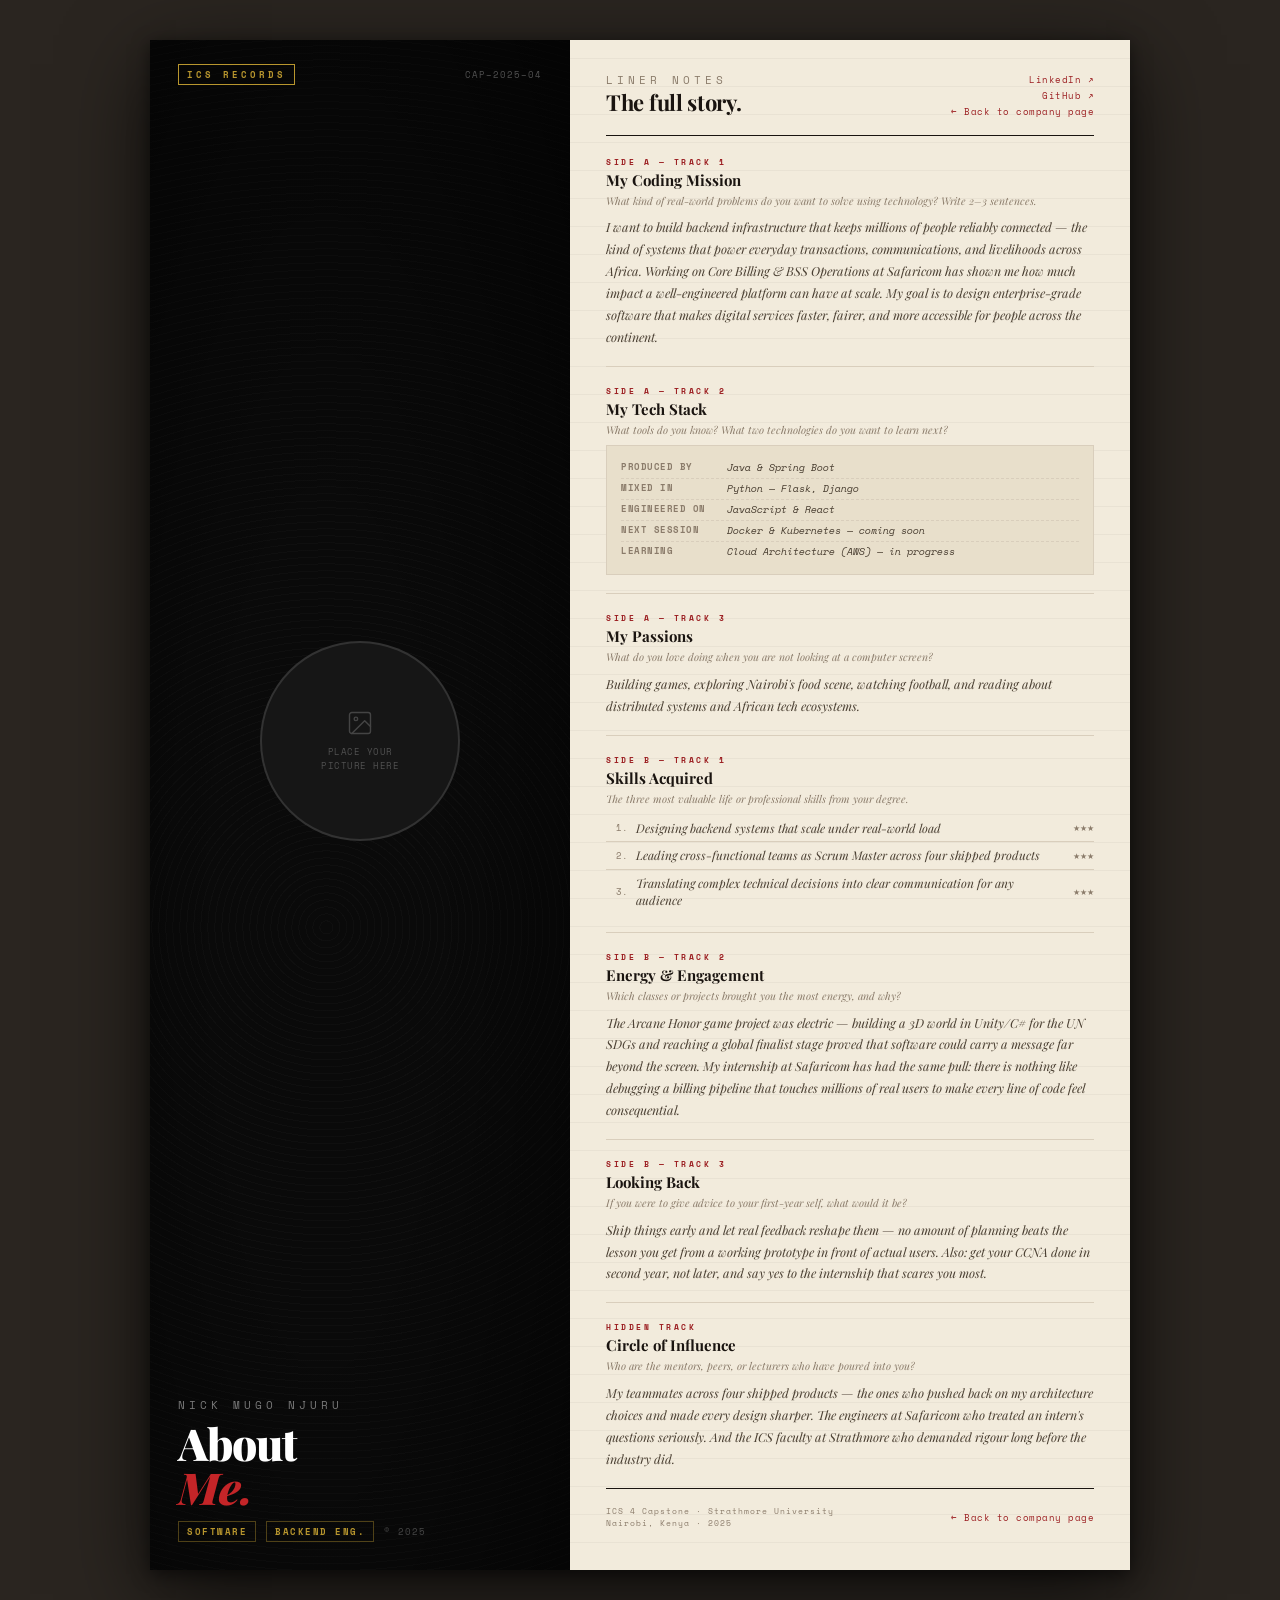
<file: nickmugo_profile.html>
<!DOCTYPE html>
<html lang="en">
<head>
  <meta charset="UTF-8">
  <meta name="viewport" content="width=device-width, initial-scale=1.0">
  <title>About Me — Nick Mugo Njuru</title>
  <link rel="preconnect" href="https://fonts.googleapis.com">
  <link rel="preconnect" href="https://fonts.gstatic.com" crossorigin>
  <link href="https://fonts.googleapis.com/css2?family=Playfair+Display:ital,wght@0,400;0,700;0,900;1,400;1,700&family=Space+Mono:ital,wght@0,400;0,700;1,400&display=swap" rel="stylesheet">
  <style>
    *, *::before, *::after { box-sizing: border-box; margin: 0; padding: 0; }

    :root {
      --vinyl:      #0A0A0A;
      --vinyl-mid:  #161616;
      --groove:     #1F1F1F;
      --paper:      #F2EBDC;
      --paper2:     #E8DFCB;
      --paper3:     #D9CEBC;
      --ink:        #1A1410;
      --ink2:       #4A3F32;
      --ink3:       #8A7B6A;
      --red:        #9B1D20;
      --red2:       #C42528;
      --cream:      #FAF5EC;
      --gold:       #B8962E;
    }

    html { height: 100%; }

    body {
      font-family: 'Playfair Display', Georgia, serif;
      background: #2A2520;
      min-height: 100vh;
      display: flex;
      align-items: flex-start;
      justify-content: center;
      padding: 40px 20px 60px;
      -webkit-font-smoothing: antialiased;
    }

    /* ── SLEEVE WRAPPER ───────────────────────────────────────────────────────── */
    .sleeve {
      width: 100%;
      max-width: 980px;
      display: grid;
      grid-template-columns: 420px 1fr;
      min-height: 600px;
      box-shadow: 0 24px 80px rgba(0,0,0,0.7), 0 4px 16px rgba(0,0,0,0.5);
    }

    /* ── LEFT: ALBUM COVER ────────────────────────────────────────────────────── */
    .cover {
      background: var(--vinyl);
      position: relative;
      overflow: hidden;
      min-height: 520px;
      display: flex;
      flex-direction: column;
    }

    /* Vinyl groove rings — the signature CSS technique */
    .grooves {
      position: absolute;
      inset: 0;
      background: repeating-radial-gradient(
        circle at 42% 58%,
        transparent 0px,
        transparent 6px,
        rgba(255,255,255,0.018) 6px,
        rgba(255,255,255,0.018) 7px
      );
      pointer-events: none;
      z-index: 1;
    }

    /* Subtle vignette */
    .vignette {
      position: absolute;
      inset: 0;
      background: radial-gradient(ellipse at 42% 58%, transparent 30%, rgba(0,0,0,0.65) 100%);
      pointer-events: none;
      z-index: 2;
    }

    /* Label area top */
    .cover-label-top {
      position: relative;
      z-index: 10;
      padding: 24px 28px 0;
      display: flex;
      align-items: center;
      justify-content: space-between;
    }

    .label-logo {
      font-family: 'Space Mono', monospace;
      font-size: 9px;
      font-weight: 700;
      letter-spacing: 3px;
      text-transform: uppercase;
      color: var(--gold);
      border: 1px solid var(--gold);
      padding: 3px 8px;
    }

    .label-cat {
      font-family: 'Space Mono', monospace;
      font-size: 9px;
      color: rgba(255,255,255,0.3);
      letter-spacing: 1px;
    }

    /* Photo sits centre-cover */
    .cover-photo-wrap {
      position: relative;
      z-index: 10;
      flex: 1;
      display: flex;
      align-items: center;
      justify-content: center;
      padding: 20px 32px;
    }

    .cover-photo {
      width: 200px;
      height: 200px;
      border-radius: 50%;
      border: 2px solid rgba(255,255,255,0.12);
      background: var(--vinyl-mid);
      overflow: hidden;
      display: flex;
      flex-direction: column;
      align-items: center;
      justify-content: center;
      gap: 8px;
      cursor: pointer;
      position: relative;
    }

    /* Inner groove ring around photo */
    .cover-photo::before {
      content: '';
      position: absolute;
      inset: -10px;
      border-radius: 50%;
      border: 1px solid rgba(255,255,255,0.06);
      pointer-events: none;
    }

    .cover-photo::after {
      content: '';
      position: absolute;
      inset: -20px;
      border-radius: 50%;
      border: 1px solid rgba(255,255,255,0.04);
      pointer-events: none;
    }

    .cover-photo img {
      width: 100%;
      height: 100%;
      object-fit: cover;
      display: block;
    }

    .upload-icon { opacity: 0.2; }

    .upload-hint {
      font-family: 'Space Mono', monospace;
      font-size: 9px;
      color: rgba(255,255,255,0.25);
      text-align: center;
      line-height: 1.6;
      letter-spacing: 0.5px;
      text-transform: uppercase;
    }

    /* Cover text bottom */
    .cover-text {
      position: relative;
      z-index: 10;
      padding: 0 28px 28px;
    }

    .cover-artist {
      font-size: 11px;
      font-weight: 400;
      letter-spacing: 4px;
      text-transform: uppercase;
      color: rgba(255,255,255,0.45);
      font-family: 'Space Mono', monospace;
      margin-bottom: 8px;
    }

    .cover-title {
      font-size: clamp(28px, 5vw, 44px);
      font-weight: 900;
      color: #FFFFFF;
      line-height: 1.0;
      letter-spacing: -1px;
      margin-bottom: 12px;
    }

    .cover-title em {
      font-style: italic;
      color: var(--red2);
    }

    .cover-genre-row {
      display: flex;
      align-items: center;
      gap: 10px;
    }

    .genre-tag {
      font-family: 'Space Mono', monospace;
      font-size: 8.5px;
      font-weight: 700;
      letter-spacing: 1.5px;
      text-transform: uppercase;
      color: var(--gold);
      border: 1px solid rgba(184,150,46,0.4);
      padding: 3px 8px;
    }

    .cover-year {
      font-family: 'Space Mono', monospace;
      font-size: 9px;
      color: rgba(255,255,255,0.25);
      letter-spacing: 1px;
    }

    /* ── RIGHT: LINER NOTES ───────────────────────────────────────────────────── */
    .liner {
      background: var(--paper);
      padding: 32px 36px 40px;
      display: flex;
      flex-direction: column;
      gap: 0;
      position: relative;
      overflow: hidden;
    }

    /* Subtle aged paper texture via gradient */
    .liner::before {
      content: '';
      position: absolute;
      inset: 0;
      background:
        repeating-linear-gradient(
          0deg,
          transparent,
          transparent 27px,
          rgba(0,0,0,0.04) 27px,
          rgba(0,0,0,0.04) 28px
        );
      pointer-events: none;
      z-index: 0;
    }

    .liner > * { position: relative; z-index: 1; }

    /* Liner header */
    .liner-masthead {
      display: flex;
      align-items: flex-start;
      justify-content: space-between;
      margin-bottom: 20px;
      padding-bottom: 14px;
      border-bottom: 1.5px solid var(--ink);
    }

    .masthead-left h2 {
      font-size: 11px;
      font-weight: 400;
      letter-spacing: 4px;
      text-transform: uppercase;
      color: var(--ink3);
      font-family: 'Space Mono', monospace;
      margin-bottom: 2px;
    }

    .masthead-left p {
      font-size: 22px;
      font-weight: 700;
      color: var(--ink);
      line-height: 1.1;
      letter-spacing: -0.3px;
    }

    .masthead-right {
      text-align: right;
    }

    .masthead-right a {
      display: block;
      font-family: 'Space Mono', monospace;
      font-size: 9px;
      color: var(--red);
      text-decoration: none;
      letter-spacing: 0.5px;
      line-height: 1.8;
    }

    .masthead-right a:hover { text-decoration: underline; }

    /* ── NOTES SECTION ────────────────────────────────────────────────────────── */
    .note-section {
      margin-bottom: 18px;
      padding-bottom: 18px;
      border-bottom: 0.5px solid var(--paper3);
    }

    .note-section:last-of-type {
      border-bottom: none;
      margin-bottom: 0;
    }

    .note-kicker {
      font-family: 'Space Mono', monospace;
      font-size: 8px;
      font-weight: 700;
      letter-spacing: 2.5px;
      text-transform: uppercase;
      color: var(--red);
      margin-bottom: 3px;
    }

    .note-heading {
      font-size: 15px;
      font-weight: 700;
      color: var(--ink);
      margin-bottom: 5px;
      line-height: 1.2;
    }

    .note-prompt {
      font-size: 10.5px;
      font-style: italic;
      color: var(--ink3);
      margin-bottom: 7px;
      line-height: 1.5;
      font-family: 'Playfair Display', serif;
    }

    .note-body {
      font-size: 12.5px;
      color: var(--ink2);
      line-height: 1.75;
      font-family: 'Playfair Display', serif;
      font-style: italic;
    }

    /* ── CREDITS BLOCK (tech stack) ───────────────────────────────────────────── */
    .credits-block {
      background: var(--paper2);
      border: 0.5px solid var(--paper3);
      padding: 12px 14px;
      font-family: 'Space Mono', monospace;
    }

    .credits-row {
      display: grid;
      grid-template-columns: 100px 1fr;
      gap: 6px;
      font-size: 10px;
      line-height: 2;
      border-bottom: 0.5px dashed var(--paper3);
    }

    .credits-row:last-child { border-bottom: none; }

    .credits-key {
      color: var(--ink3);
      font-weight: 700;
      letter-spacing: 0.5px;
      text-transform: uppercase;
      font-size: 9px;
    }

    .credits-val {
      color: var(--ink2);
      font-weight: 400;
      font-style: italic;
    }

    .credits-val.placeholder {
      color: var(--ink3);
      opacity: 0.6;
    }

    /* ── TRACK LISTING (skills) ───────────────────────────────────────────────── */
    .tracklist {
      display: flex;
      flex-direction: column;
      gap: 0;
    }

    .track {
      display: grid;
      grid-template-columns: 22px 1fr 28px;
      align-items: center;
      gap: 8px;
      padding: 5px 0;
      border-bottom: 0.5px solid var(--paper3);
      font-size: 11.5px;
    }

    .track:last-child { border-bottom: none; }

    .track-num {
      font-family: 'Space Mono', monospace;
      font-size: 9px;
      color: var(--ink3);
      text-align: right;
    }

    .track-title {
      font-family: 'Playfair Display', serif;
      font-style: italic;
      color: var(--ink2);
      font-size: 12px;
      line-height: 1.4;
    }

    .track-dur {
      font-family: 'Space Mono', monospace;
      font-size: 8px;
      color: var(--ink3);
      text-align: right;
    }

    /* ── LINER FOOTER ─────────────────────────────────────────────────────────── */
    .liner-footer {
      margin-top: auto;
      padding-top: 16px;
      border-top: 1.5px solid var(--ink);
      display: flex;
      align-items: center;
      justify-content: space-between;
      flex-wrap: wrap;
      gap: 8px;
    }

    .liner-footer-copy {
      font-family: 'Space Mono', monospace;
      font-size: 8px;
      color: var(--ink3);
      letter-spacing: 1px;
      line-height: 1.6;
    }

    .liner-footer-back {
      font-family: 'Space Mono', monospace;
      font-size: 9px;
      color: var(--red);
      text-decoration: none;
      letter-spacing: 0.5px;
    }

    .liner-footer-back:hover { text-decoration: underline; }

    /* ── RESPONSIVE ───────────────────────────────────────────────────────────── */
    @media (max-width: 720px) {
      body { padding: 0 0 40px; }
      .sleeve { grid-template-columns: 1fr; max-width: 500px; }
      .cover { min-height: 400px; }
      .cover-photo { width: 150px; height: 150px; }
      .liner { padding: 24px 24px 32px; }
    }

    @media (prefers-reduced-motion: reduce) { * { transition: none !important; } }
  </style>
</head>
<body>

<div class="sleeve">

  <!-- ══ LEFT: ALBUM COVER ════════════════════════════════════════════════════ -->
  <div class="cover">
    <div class="grooves" aria-hidden="true"></div>
    <div class="vignette" aria-hidden="true"></div>

    <div class="cover-label-top">
      <span class="label-logo">ICS Records</span>
      <span class="label-cat">CAP–2025–04</span>
    </div>

    <div class="cover-photo-wrap">
      <div class="cover-photo" role="img" aria-label="Your profile photo — see instructions below to replace">
        <!--
          TO ADD YOUR PHOTO:
          Delete the svg and span below, then paste:
          <img src="images/your-photo.jpg" alt="Photo of [Your Name]">
        -->
        <svg class="upload-icon" width="28" height="28" viewBox="0 0 24 24" fill="none" stroke="white" stroke-width="1.2" stroke-linecap="round" stroke-linejoin="round"><rect x="3" y="3" width="18" height="18" rx="2"/><circle cx="8.5" cy="8.5" r="1.5"/><polyline points="21 15 16 10 5 21"/></svg>
        <span class="upload-hint">place your<br>picture here</span>
      </div>
    </div>

    <div class="cover-text">
      <p class="cover-artist">Nick Mugo Njuru</p>
      <h1 class="cover-title">About<br><em>Me.</em></h1>
      <div class="cover-genre-row">
        <span class="genre-tag">Software</span>
        <span class="genre-tag">Backend Eng.</span>
        <span class="cover-year">© 2025</span>
      </div>
    </div>
  </div>

  <!-- ══ RIGHT: LINER NOTES ═══════════════════════════════════════════════════ -->
  <div class="liner">

    <div class="liner-masthead">
      <div class="masthead-left">
        <h2>Liner Notes</h2>
        <p>The full story.</p>
      </div>
      <div class="masthead-right">
        <a href="https://www.linkedin.com/in/nick-mugo-685154302/" target="_blank" rel="noopener">LinkedIn ↗</a>
        <a href="https://github.com/NICKMUGO" target="_blank" rel="noopener">GitHub ↗</a>
        <a href="index.html">← Back to company page</a>
      </div>
    </div>

    <!-- MISSION -->
    <div class="note-section">
      <p class="note-kicker">Side A — Track 1</p>
      <h2 class="note-heading">My Coding Mission</h2>
      <p class="note-prompt">What kind of real-world problems do you want to solve using technology? Write 2–3 sentences.</p>
      <p class="note-body">I want to build backend infrastructure that keeps millions of people reliably connected — the kind of systems that power everyday transactions, communications, and livelihoods across Africa. Working on Core Billing &amp; BSS Operations at Safaricom has shown me how much impact a well-engineered platform can have at scale. My goal is to design enterprise-grade software that makes digital services faster, fairer, and more accessible for people across the continent.</p>
    </div>

    <!-- TECH STACK — credits block -->
    <div class="note-section">
      <p class="note-kicker">Side A — Track 2</p>
      <h2 class="note-heading">My Tech Stack</h2>
      <p class="note-prompt">What tools do you know? What two technologies do you want to learn next?</p>
      <div class="credits-block">
        <!--
          Replace "e.g." rows below with YOUR actual tools.
          Add or remove rows as needed.
        -->
        <div class="credits-row">
          <span class="credits-key">Produced by</span>
          <span class="credits-val">Java &amp; Spring Boot</span>
        </div>
        <div class="credits-row">
          <span class="credits-key">Mixed in</span>
          <span class="credits-val">Python — Flask, Django</span>
        </div>
        <div class="credits-row">
          <span class="credits-key">Engineered on</span>
          <span class="credits-val">JavaScript &amp; React</span>
        </div>
        <div class="credits-row">
          <span class="credits-key">Next session</span>
          <span class="credits-val">Docker &amp; Kubernetes — coming soon</span>
        </div>
        <div class="credits-row">
          <span class="credits-key">Learning</span>
          <span class="credits-val">Cloud Architecture (AWS) — in progress</span>
        </div>
      </div>
    </div>

    <!-- PASSIONS -->
    <div class="note-section">
      <p class="note-kicker">Side A — Track 3</p>
      <h2 class="note-heading">My Passions</h2>
      <p class="note-prompt">What do you love doing when you are not looking at a computer screen?</p>
      <p class="note-body">Building games, exploring Nairobi's food scene, watching football, and reading about distributed systems and African tech ecosystems.</p>
    </div>

    <!-- SKILLS — tracklist -->
    <div class="note-section">
      <p class="note-kicker">Side B — Track 1</p>
      <h2 class="note-heading">Skills Acquired</h2>
      <p class="note-prompt">The three most valuable life or professional skills from your degree.</p>
      <div class="tracklist">
        <div class="track">
          <span class="track-num">1.</span>
          <span class="track-title">Designing backend systems that scale under real-world load</span>
          <span class="track-dur">★★★</span>
        </div>
        <div class="track">
          <span class="track-num">2.</span>
          <span class="track-title">Leading cross-functional teams as Scrum Master across four shipped products</span>
          <span class="track-dur">★★★</span>
        </div>
        <div class="track">
          <span class="track-num">3.</span>
          <span class="track-title">Translating complex technical decisions into clear communication for any audience</span>
          <span class="track-dur">★★★</span>
        </div>
      </div>
    </div>

    <!-- ENERGY -->
    <div class="note-section">
      <p class="note-kicker">Side B — Track 2</p>
      <h2 class="note-heading">Energy &amp; Engagement</h2>
      <p class="note-prompt">Which classes or projects brought you the most energy, and why?</p>
      <p class="note-body">The Arcane Honor game project was electric — building a 3D world in Unity/C# for the UN SDGs and reaching a global finalist stage proved that software could carry a message far beyond the screen. My internship at Safaricom has had the same pull: there is nothing like debugging a billing pipeline that touches millions of real users to make every line of code feel consequential.</p>
    </div>

    <!-- LOOKING BACK -->
    <div class="note-section">
      <p class="note-kicker">Side B — Track 3</p>
      <h2 class="note-heading">Looking Back</h2>
      <p class="note-prompt">If you were to give advice to your first-year self, what would it be?</p>
      <p class="note-body">Ship things early and let real feedback reshape them — no amount of planning beats the lesson you get from a working prototype in front of actual users. Also: get your CCNA done in second year, not later, and say yes to the internship that scares you most.</p>
    </div>

    <!-- CIRCLE OF INFLUENCE -->
    <div class="note-section">
      <p class="note-kicker">Hidden Track</p>
      <h2 class="note-heading">Circle of Influence</h2>
      <p class="note-prompt">Who are the mentors, peers, or lecturers who have poured into you?</p>
      <p class="note-body">My teammates across four shipped products — the ones who pushed back on my architecture choices and made every design sharper. The engineers at Safaricom who treated an intern's questions seriously. And the ICS faculty at Strathmore who demanded rigour long before the industry did.</p>
    </div>

    <footer class="liner-footer">
      <div class="liner-footer-copy">
        ICS 4 Capstone · Strathmore University<br>
        Nairobi, Kenya · 2025
      </div>
      <a href="index.html" class="liner-footer-back">← Back to company page</a>
    </footer>

  </div><!-- /liner -->

</div><!-- /sleeve -->

</body>
</html>
</file>
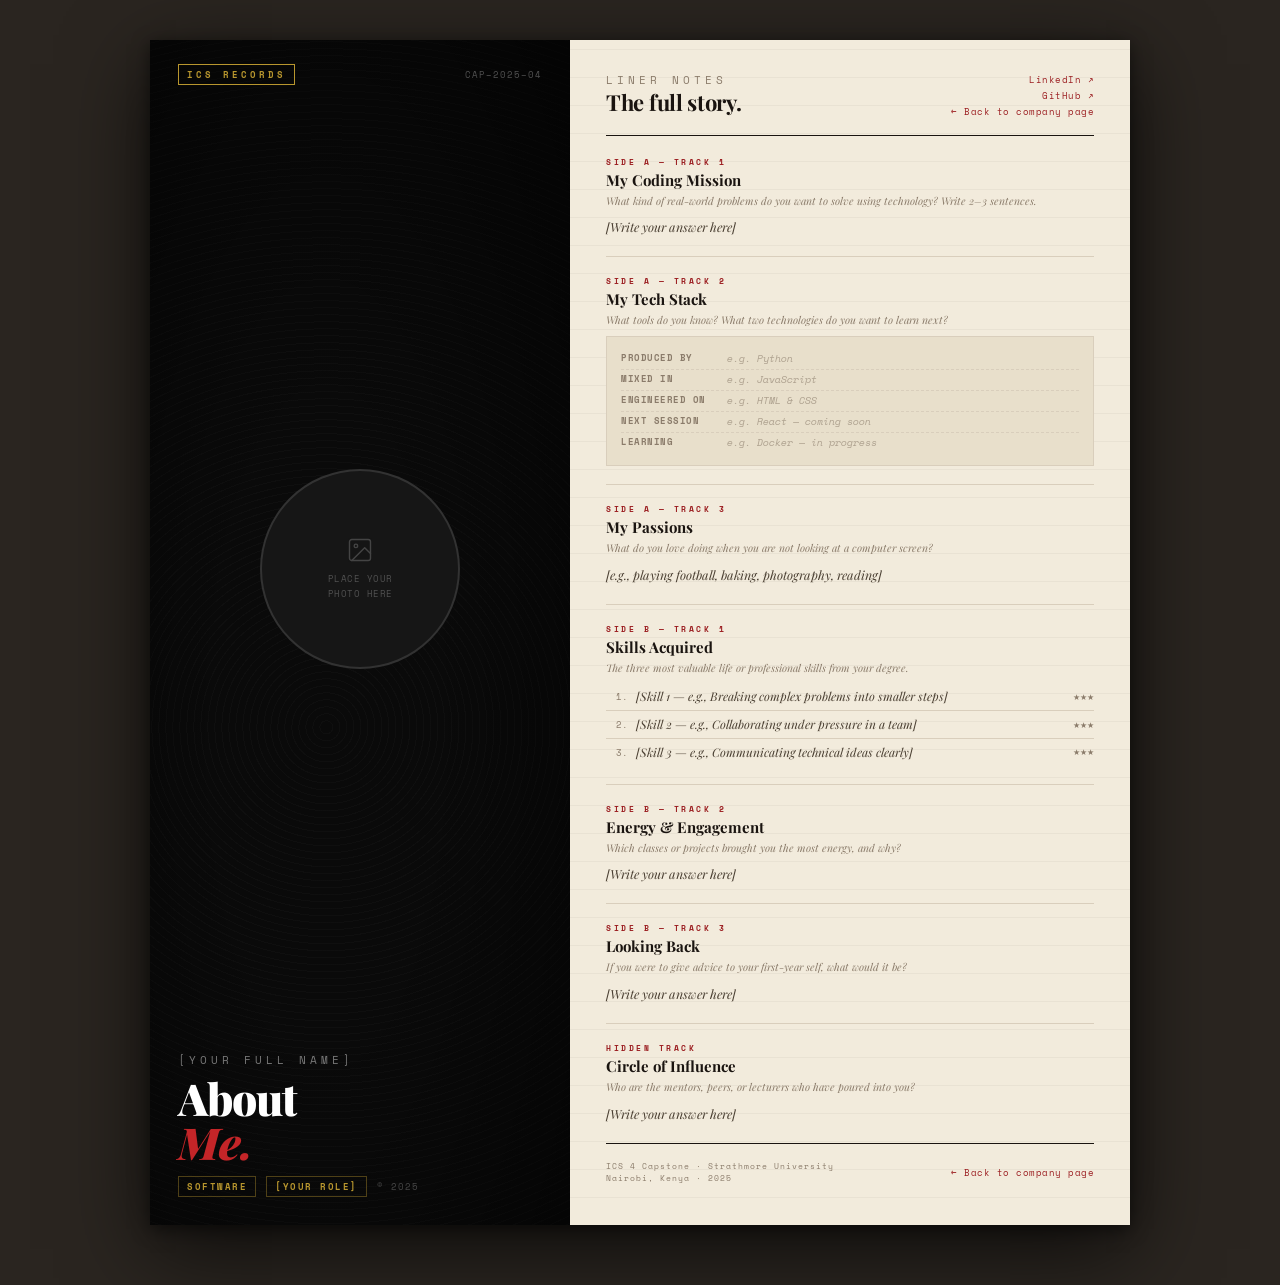
<file: profile.html>
<!DOCTYPE html>
<html lang="en">
<head>
  <meta charset="UTF-8">
  <meta name="viewport" content="width=device-width, initial-scale=1.0">
  <title>About Me — [Your Full Name]</title>
  <link rel="preconnect" href="https://fonts.googleapis.com">
  <link rel="preconnect" href="https://fonts.gstatic.com" crossorigin>
  <link href="https://fonts.googleapis.com/css2?family=Playfair+Display:ital,wght@0,400;0,700;0,900;1,400;1,700&family=Space+Mono:ital,wght@0,400;0,700;1,400&display=swap" rel="stylesheet">
  <style>
    *, *::before, *::after { box-sizing: border-box; margin: 0; padding: 0; }

    :root {
      --vinyl:      #0A0A0A;
      --vinyl-mid:  #161616;
      --groove:     #1F1F1F;
      --paper:      #F2EBDC;
      --paper2:     #E8DFCB;
      --paper3:     #D9CEBC;
      --ink:        #1A1410;
      --ink2:       #4A3F32;
      --ink3:       #8A7B6A;
      --red:        #9B1D20;
      --red2:       #C42528;
      --cream:      #FAF5EC;
      --gold:       #B8962E;
    }

    html { height: 100%; }

    body {
      font-family: 'Playfair Display', Georgia, serif;
      background: #2A2520;
      min-height: 100vh;
      display: flex;
      align-items: flex-start;
      justify-content: center;
      padding: 40px 20px 60px;
      -webkit-font-smoothing: antialiased;
    }

    /* ── SLEEVE WRAPPER ───────────────────────────────────────────────────────── */
    .sleeve {
      width: 100%;
      max-width: 980px;
      display: grid;
      grid-template-columns: 420px 1fr;
      min-height: 600px;
      box-shadow: 0 24px 80px rgba(0,0,0,0.7), 0 4px 16px rgba(0,0,0,0.5);
    }

    /* ── LEFT: ALBUM COVER ────────────────────────────────────────────────────── */
    .cover {
      background: var(--vinyl);
      position: relative;
      overflow: hidden;
      min-height: 520px;
      display: flex;
      flex-direction: column;
    }

    /* Vinyl groove rings — the signature CSS technique */
    .grooves {
      position: absolute;
      inset: 0;
      background: repeating-radial-gradient(
        circle at 42% 58%,
        transparent 0px,
        transparent 6px,
        rgba(255,255,255,0.018) 6px,
        rgba(255,255,255,0.018) 7px
      );
      pointer-events: none;
      z-index: 1;
    }

    /* Subtle vignette */
    .vignette {
      position: absolute;
      inset: 0;
      background: radial-gradient(ellipse at 42% 58%, transparent 30%, rgba(0,0,0,0.65) 100%);
      pointer-events: none;
      z-index: 2;
    }

    /* Label area top */
    .cover-label-top {
      position: relative;
      z-index: 10;
      padding: 24px 28px 0;
      display: flex;
      align-items: center;
      justify-content: space-between;
    }

    .label-logo {
      font-family: 'Space Mono', monospace;
      font-size: 9px;
      font-weight: 700;
      letter-spacing: 3px;
      text-transform: uppercase;
      color: var(--gold);
      border: 1px solid var(--gold);
      padding: 3px 8px;
    }

    .label-cat {
      font-family: 'Space Mono', monospace;
      font-size: 9px;
      color: rgba(255,255,255,0.3);
      letter-spacing: 1px;
    }

    /* Photo sits centre-cover */
    .cover-photo-wrap {
      position: relative;
      z-index: 10;
      flex: 1;
      display: flex;
      align-items: center;
      justify-content: center;
      padding: 20px 32px;
    }

    .cover-photo {
      width: 200px;
      height: 200px;
      border-radius: 50%;
      border: 2px solid rgba(255,255,255,0.12);
      background: var(--vinyl-mid);
      overflow: hidden;
      display: flex;
      flex-direction: column;
      align-items: center;
      justify-content: center;
      gap: 8px;
      cursor: pointer;
      position: relative;
    }

    /* Inner groove ring around photo */
    .cover-photo::before {
      content: '';
      position: absolute;
      inset: -10px;
      border-radius: 50%;
      border: 1px solid rgba(255,255,255,0.06);
      pointer-events: none;
    }

    .cover-photo::after {
      content: '';
      position: absolute;
      inset: -20px;
      border-radius: 50%;
      border: 1px solid rgba(255,255,255,0.04);
      pointer-events: none;
    }

    .cover-photo img {
      width: 100%;
      height: 100%;
      object-fit: cover;
      display: block;
    }

    .upload-icon { opacity: 0.2; }

    .upload-hint {
      font-family: 'Space Mono', monospace;
      font-size: 9px;
      color: rgba(255,255,255,0.25);
      text-align: center;
      line-height: 1.6;
      letter-spacing: 0.5px;
      text-transform: uppercase;
    }

    /* Cover text bottom */
    .cover-text {
      position: relative;
      z-index: 10;
      padding: 0 28px 28px;
    }

    .cover-artist {
      font-size: 11px;
      font-weight: 400;
      letter-spacing: 4px;
      text-transform: uppercase;
      color: rgba(255,255,255,0.45);
      font-family: 'Space Mono', monospace;
      margin-bottom: 8px;
    }

    .cover-title {
      font-size: clamp(28px, 5vw, 44px);
      font-weight: 900;
      color: #FFFFFF;
      line-height: 1.0;
      letter-spacing: -1px;
      margin-bottom: 12px;
    }

    .cover-title em {
      font-style: italic;
      color: var(--red2);
    }

    .cover-genre-row {
      display: flex;
      align-items: center;
      gap: 10px;
    }

    .genre-tag {
      font-family: 'Space Mono', monospace;
      font-size: 8.5px;
      font-weight: 700;
      letter-spacing: 1.5px;
      text-transform: uppercase;
      color: var(--gold);
      border: 1px solid rgba(184,150,46,0.4);
      padding: 3px 8px;
    }

    .cover-year {
      font-family: 'Space Mono', monospace;
      font-size: 9px;
      color: rgba(255,255,255,0.25);
      letter-spacing: 1px;
    }

    /* ── RIGHT: LINER NOTES ───────────────────────────────────────────────────── */
    .liner {
      background: var(--paper);
      padding: 32px 36px 40px;
      display: flex;
      flex-direction: column;
      gap: 0;
      position: relative;
      overflow: hidden;
    }

    /* Subtle aged paper texture via gradient */
    .liner::before {
      content: '';
      position: absolute;
      inset: 0;
      background:
        repeating-linear-gradient(
          0deg,
          transparent,
          transparent 27px,
          rgba(0,0,0,0.04) 27px,
          rgba(0,0,0,0.04) 28px
        );
      pointer-events: none;
      z-index: 0;
    }

    .liner > * { position: relative; z-index: 1; }

    /* Liner header */
    .liner-masthead {
      display: flex;
      align-items: flex-start;
      justify-content: space-between;
      margin-bottom: 20px;
      padding-bottom: 14px;
      border-bottom: 1.5px solid var(--ink);
    }

    .masthead-left h2 {
      font-size: 11px;
      font-weight: 400;
      letter-spacing: 4px;
      text-transform: uppercase;
      color: var(--ink3);
      font-family: 'Space Mono', monospace;
      margin-bottom: 2px;
    }

    .masthead-left p {
      font-size: 22px;
      font-weight: 700;
      color: var(--ink);
      line-height: 1.1;
      letter-spacing: -0.3px;
    }

    .masthead-right {
      text-align: right;
    }

    .masthead-right a {
      display: block;
      font-family: 'Space Mono', monospace;
      font-size: 9px;
      color: var(--red);
      text-decoration: none;
      letter-spacing: 0.5px;
      line-height: 1.8;
    }

    .masthead-right a:hover { text-decoration: underline; }

    /* ── NOTES SECTION ────────────────────────────────────────────────────────── */
    .note-section {
      margin-bottom: 18px;
      padding-bottom: 18px;
      border-bottom: 0.5px solid var(--paper3);
    }

    .note-section:last-of-type {
      border-bottom: none;
      margin-bottom: 0;
    }

    .note-kicker {
      font-family: 'Space Mono', monospace;
      font-size: 8px;
      font-weight: 700;
      letter-spacing: 2.5px;
      text-transform: uppercase;
      color: var(--red);
      margin-bottom: 3px;
    }

    .note-heading {
      font-size: 15px;
      font-weight: 700;
      color: var(--ink);
      margin-bottom: 5px;
      line-height: 1.2;
    }

    .note-prompt {
      font-size: 10.5px;
      font-style: italic;
      color: var(--ink3);
      margin-bottom: 7px;
      line-height: 1.5;
      font-family: 'Playfair Display', serif;
    }

    .note-body {
      font-size: 12.5px;
      color: var(--ink2);
      line-height: 1.75;
      font-family: 'Playfair Display', serif;
      font-style: italic;
    }

    /* ── CREDITS BLOCK (tech stack) ───────────────────────────────────────────── */
    .credits-block {
      background: var(--paper2);
      border: 0.5px solid var(--paper3);
      padding: 12px 14px;
      font-family: 'Space Mono', monospace;
    }

    .credits-row {
      display: grid;
      grid-template-columns: 100px 1fr;
      gap: 6px;
      font-size: 10px;
      line-height: 2;
      border-bottom: 0.5px dashed var(--paper3);
    }

    .credits-row:last-child { border-bottom: none; }

    .credits-key {
      color: var(--ink3);
      font-weight: 700;
      letter-spacing: 0.5px;
      text-transform: uppercase;
      font-size: 9px;
    }

    .credits-val {
      color: var(--ink2);
      font-weight: 400;
      font-style: italic;
    }

    .credits-val.placeholder {
      color: var(--ink3);
      opacity: 0.6;
    }

    /* ── TRACK LISTING (skills) ───────────────────────────────────────────────── */
    .tracklist {
      display: flex;
      flex-direction: column;
      gap: 0;
    }

    .track {
      display: grid;
      grid-template-columns: 22px 1fr 28px;
      align-items: center;
      gap: 8px;
      padding: 5px 0;
      border-bottom: 0.5px solid var(--paper3);
      font-size: 11.5px;
    }

    .track:last-child { border-bottom: none; }

    .track-num {
      font-family: 'Space Mono', monospace;
      font-size: 9px;
      color: var(--ink3);
      text-align: right;
    }

    .track-title {
      font-family: 'Playfair Display', serif;
      font-style: italic;
      color: var(--ink2);
      font-size: 12px;
      line-height: 1.4;
    }

    .track-dur {
      font-family: 'Space Mono', monospace;
      font-size: 8px;
      color: var(--ink3);
      text-align: right;
    }

    /* ── LINER FOOTER ─────────────────────────────────────────────────────────── */
    .liner-footer {
      margin-top: auto;
      padding-top: 16px;
      border-top: 1.5px solid var(--ink);
      display: flex;
      align-items: center;
      justify-content: space-between;
      flex-wrap: wrap;
      gap: 8px;
    }

    .liner-footer-copy {
      font-family: 'Space Mono', monospace;
      font-size: 8px;
      color: var(--ink3);
      letter-spacing: 1px;
      line-height: 1.6;
    }

    .liner-footer-back {
      font-family: 'Space Mono', monospace;
      font-size: 9px;
      color: var(--red);
      text-decoration: none;
      letter-spacing: 0.5px;
    }

    .liner-footer-back:hover { text-decoration: underline; }

    /* ── RESPONSIVE ───────────────────────────────────────────────────────────── */
    @media (max-width: 720px) {
      body { padding: 0 0 40px; }
      .sleeve { grid-template-columns: 1fr; max-width: 500px; }
      .cover { min-height: 400px; }
      .cover-photo { width: 150px; height: 150px; }
      .liner { padding: 24px 24px 32px; }
    }

    @media (prefers-reduced-motion: reduce) { * { transition: none !important; } }
  </style>
</head>
<body>

<div class="sleeve">

  <!-- ══ LEFT: ALBUM COVER ════════════════════════════════════════════════════ -->
  <div class="cover">
    <div class="grooves" aria-hidden="true"></div>
    <div class="vignette" aria-hidden="true"></div>

    <div class="cover-label-top">
      <span class="label-logo">ICS Records</span>
      <span class="label-cat">CAP–2025–04</span>
    </div>

    <div class="cover-photo-wrap">
      <div class="cover-photo" role="img" aria-label="Your profile photo — see instructions below to replace">
        <!--
          TO ADD YOUR PHOTO:
          Delete the svg and span below, then paste:
          <img src="images/your-photo.jpg" alt="Photo of [Your Name]">
        -->
        <svg class="upload-icon" width="28" height="28" viewBox="0 0 24 24" fill="none" stroke="white" stroke-width="1.2" stroke-linecap="round" stroke-linejoin="round"><rect x="3" y="3" width="18" height="18" rx="2"/><circle cx="8.5" cy="8.5" r="1.5"/><polyline points="21 15 16 10 5 21"/></svg>
        <span class="upload-hint">place your<br>photo here</span>
      </div>
    </div>

    <div class="cover-text">
      <p class="cover-artist">[Your Full Name]</p>
      <h1 class="cover-title">About<br><em>Me.</em></h1>
      <div class="cover-genre-row">
        <span class="genre-tag">Software</span>
        <span class="genre-tag">[Your Role]</span>
        <span class="cover-year">© 2025</span>
      </div>
    </div>
  </div>

  <!-- ══ RIGHT: LINER NOTES ═══════════════════════════════════════════════════ -->
  <div class="liner">

    <div class="liner-masthead">
      <div class="masthead-left">
        <h2>Liner Notes</h2>
        <p>The full story.</p>
      </div>
      <div class="masthead-right">
        <a href="[Your LinkedIn URL]" target="_blank" rel="noopener">LinkedIn ↗</a>
        <a href="https://github.com/[your-username]" target="_blank" rel="noopener">GitHub ↗</a>
        <a href="index.html">← Back to company page</a>
      </div>
    </div>

    <!-- MISSION -->
    <div class="note-section">
      <p class="note-kicker">Side A — Track 1</p>
      <h2 class="note-heading">My Coding Mission</h2>
      <p class="note-prompt">What kind of real-world problems do you want to solve using technology? Write 2–3 sentences.</p>
      <p class="note-body">[Write your answer here]</p>
    </div>

    <!-- TECH STACK — credits block -->
    <div class="note-section">
      <p class="note-kicker">Side A — Track 2</p>
      <h2 class="note-heading">My Tech Stack</h2>
      <p class="note-prompt">What tools do you know? What two technologies do you want to learn next?</p>
      <div class="credits-block">
        <!--
          Replace "e.g." rows below with YOUR actual tools.
          Add or remove rows as needed.
        -->
        <div class="credits-row">
          <span class="credits-key">Produced by</span>
          <span class="credits-val placeholder">e.g. Python</span>
        </div>
        <div class="credits-row">
          <span class="credits-key">Mixed in</span>
          <span class="credits-val placeholder">e.g. JavaScript</span>
        </div>
        <div class="credits-row">
          <span class="credits-key">Engineered on</span>
          <span class="credits-val placeholder">e.g. HTML &amp; CSS</span>
        </div>
        <div class="credits-row">
          <span class="credits-key">Next session</span>
          <span class="credits-val placeholder">e.g. React — coming soon</span>
        </div>
        <div class="credits-row">
          <span class="credits-key">Learning</span>
          <span class="credits-val placeholder">e.g. Docker — in progress</span>
        </div>
      </div>
    </div>

    <!-- PASSIONS -->
    <div class="note-section">
      <p class="note-kicker">Side A — Track 3</p>
      <h2 class="note-heading">My Passions</h2>
      <p class="note-prompt">What do you love doing when you are not looking at a computer screen?</p>
      <p class="note-body">[e.g., playing football, baking, photography, reading]</p>
    </div>

    <!-- SKILLS — tracklist -->
    <div class="note-section">
      <p class="note-kicker">Side B — Track 1</p>
      <h2 class="note-heading">Skills Acquired</h2>
      <p class="note-prompt">The three most valuable life or professional skills from your degree.</p>
      <div class="tracklist">
        <div class="track">
          <span class="track-num">1.</span>
          <span class="track-title">[Skill 1 — e.g., Breaking complex problems into smaller steps]</span>
          <span class="track-dur">★★★</span>
        </div>
        <div class="track">
          <span class="track-num">2.</span>
          <span class="track-title">[Skill 2 — e.g., Collaborating under pressure in a team]</span>
          <span class="track-dur">★★★</span>
        </div>
        <div class="track">
          <span class="track-num">3.</span>
          <span class="track-title">[Skill 3 — e.g., Communicating technical ideas clearly]</span>
          <span class="track-dur">★★★</span>
        </div>
      </div>
    </div>

    <!-- ENERGY -->
    <div class="note-section">
      <p class="note-kicker">Side B — Track 2</p>
      <h2 class="note-heading">Energy &amp; Engagement</h2>
      <p class="note-prompt">Which classes or projects brought you the most energy, and why?</p>
      <p class="note-body">[Write your answer here]</p>
    </div>

    <!-- LOOKING BACK -->
    <div class="note-section">
      <p class="note-kicker">Side B — Track 3</p>
      <h2 class="note-heading">Looking Back</h2>
      <p class="note-prompt">If you were to give advice to your first-year self, what would it be?</p>
      <p class="note-body">[Write your answer here]</p>
    </div>

    <!-- CIRCLE OF INFLUENCE -->
    <div class="note-section">
      <p class="note-kicker">Hidden Track</p>
      <h2 class="note-heading">Circle of Influence</h2>
      <p class="note-prompt">Who are the mentors, peers, or lecturers who have poured into you?</p>
      <p class="note-body">[Write your answer here]</p>
    </div>

    <footer class="liner-footer">
      <div class="liner-footer-copy">
        ICS 4 Capstone · Strathmore University<br>
        Nairobi, Kenya · 2025
      </div>
      <a href="index.html" class="liner-footer-back">← Back to company page</a>
    </footer>

  </div><!-- /liner -->

</div><!-- /sleeve -->

</body>
</html>
</file>
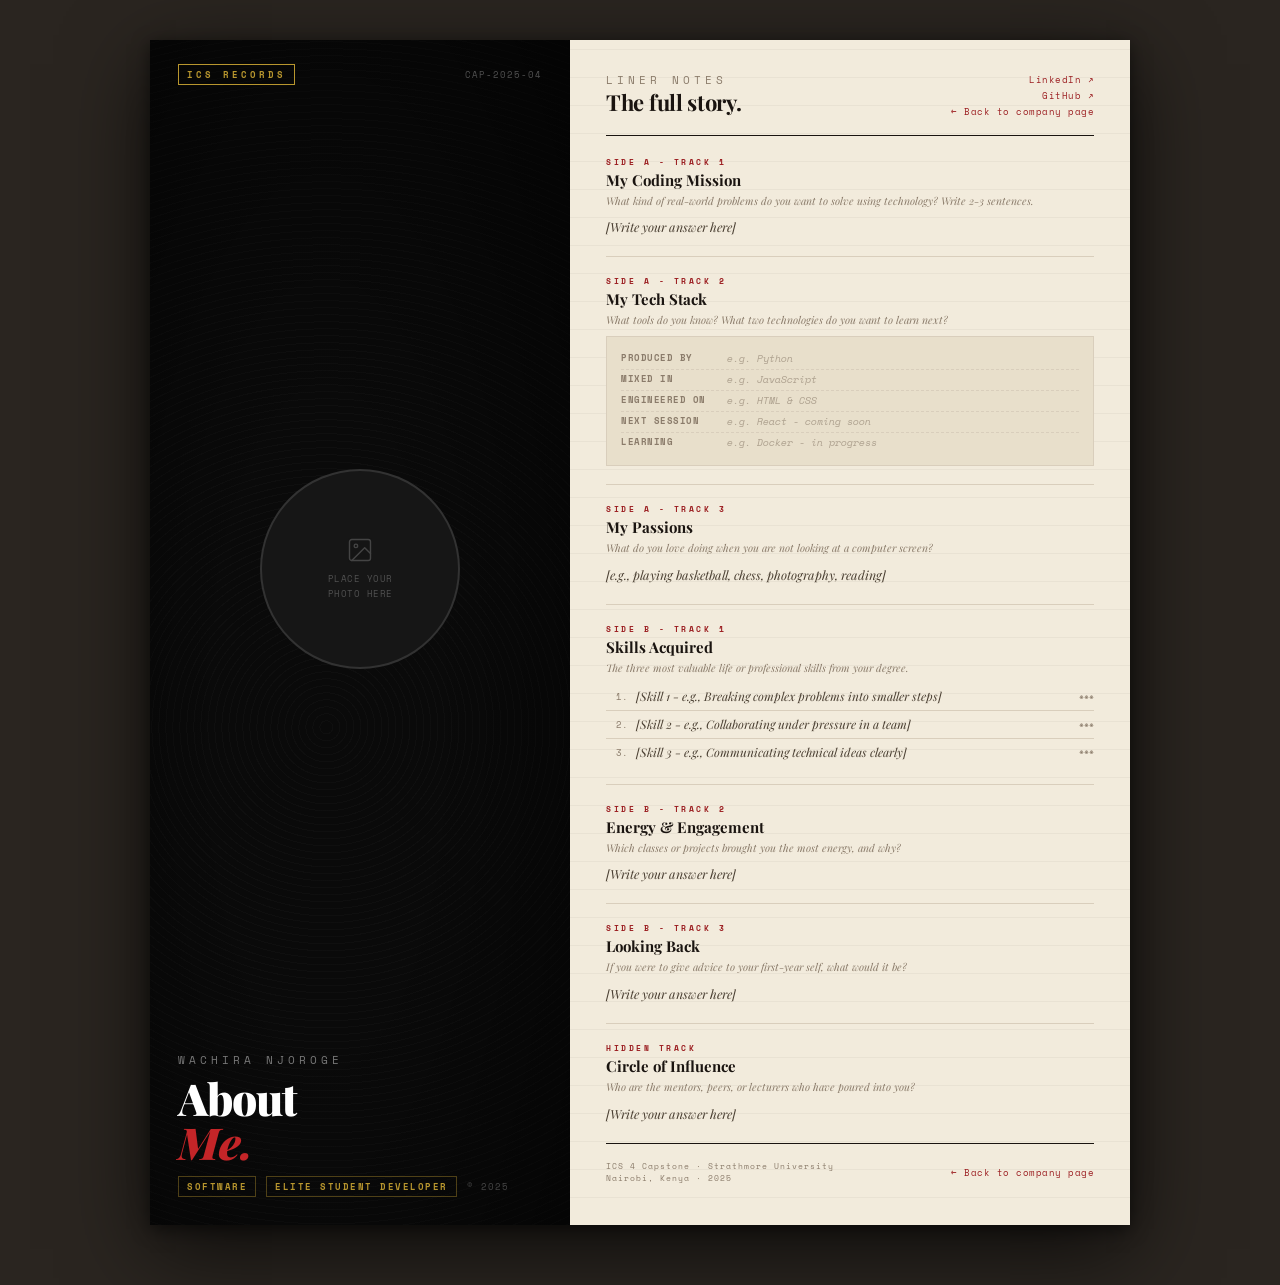
<file: Wachira_profile.html>
<!DOCTYPE html>
<html lang="en">
<head>
	<meta charset="UTF-8">
	<meta name="viewport" content="width=device-width, initial-scale=1.0">
	<title>About Me - Wachira Njoroge</title>
	<link rel="preconnect" href="https://fonts.googleapis.com">
	<link rel="preconnect" href="https://fonts.gstatic.com" crossorigin>
	<link href="https://fonts.googleapis.com/css2?family=Playfair+Display:ital,wght@0,400;0,700;0,900;1,400;1,700&family=Space+Mono:ital,wght@0,400;0,700;1,400&display=swap" rel="stylesheet">
	<style>
		*, *::before, *::after { box-sizing: border-box; margin: 0; padding: 0; }

		:root {
			--vinyl:      #0A0A0A;
			--vinyl-mid:  #161616;
			--groove:     #1F1F1F;
			--paper:      #F2EBDC;
			--paper2:     #E8DFCB;
			--paper3:     #D9CEBC;
			--ink:        #1A1410;
			--ink2:       #4A3F32;
			--ink3:       #8A7B6A;
			--red:        #9B1D20;
			--red2:       #C42528;
			--cream:      #FAF5EC;
			--gold:       #B8962E;
		}

		html { height: 100%; }

		body {
			font-family: 'Playfair Display', Georgia, serif;
			background: #2A2520;
			min-height: 100vh;
			display: flex;
			align-items: flex-start;
			justify-content: center;
			padding: 40px 20px 60px;
			-webkit-font-smoothing: antialiased;
		}

		/* Sleeve wrapper */
		.sleeve {
			width: 100%;
			max-width: 980px;
			display: grid;
			grid-template-columns: 420px 1fr;
			min-height: 600px;
			box-shadow: 0 24px 80px rgba(0,0,0,0.7), 0 4px 16px rgba(0,0,0,0.5);
		}

		/* Left: album cover */
		.cover {
			background: var(--vinyl);
			position: relative;
			overflow: hidden;
			min-height: 520px;
			display: flex;
			flex-direction: column;
		}

		.grooves {
			position: absolute;
			inset: 0;
			background: repeating-radial-gradient(
				circle at 42% 58%,
				transparent 0px,
				transparent 6px,
				rgba(255,255,255,0.018) 6px,
				rgba(255,255,255,0.018) 7px
			);
			pointer-events: none;
			z-index: 1;
		}

		.vignette {
			position: absolute;
			inset: 0;
			background: radial-gradient(ellipse at 42% 58%, transparent 30%, rgba(0,0,0,0.65) 100%);
			pointer-events: none;
			z-index: 2;
		}

		.cover-label-top {
			position: relative;
			z-index: 10;
			padding: 24px 28px 0;
			display: flex;
			align-items: center;
			justify-content: space-between;
		}

		.label-logo {
			font-family: 'Space Mono', monospace;
			font-size: 9px;
			font-weight: 700;
			letter-spacing: 3px;
			text-transform: uppercase;
			color: var(--gold);
			border: 1px solid var(--gold);
			padding: 3px 8px;
		}

		.label-cat {
			font-family: 'Space Mono', monospace;
			font-size: 9px;
			color: rgba(255,255,255,0.3);
			letter-spacing: 1px;
		}

		.cover-photo-wrap {
			position: relative;
			z-index: 10;
			flex: 1;
			display: flex;
			align-items: center;
			justify-content: center;
			padding: 20px 32px;
		}

		.cover-photo {
			width: 200px;
			height: 200px;
			border-radius: 50%;
			border: 2px solid rgba(255,255,255,0.12);
			background: var(--vinyl-mid);
			overflow: hidden;
			display: flex;
			flex-direction: column;
			align-items: center;
			justify-content: center;
			gap: 8px;
			cursor: pointer;
			position: relative;
		}

		.cover-photo::before {
			content: '';
			position: absolute;
			inset: -10px;
			border-radius: 50%;
			border: 1px solid rgba(255,255,255,0.06);
			pointer-events: none;
		}

		.cover-photo::after {
			content: '';
			position: absolute;
			inset: -20px;
			border-radius: 50%;
			border: 1px solid rgba(255,255,255,0.04);
			pointer-events: none;
		}

		.cover-photo img {
			width: 100%;
			height: 100%;
			object-fit: cover;
			display: block;
		}

		.upload-icon { opacity: 0.2; }

		.upload-hint {
			font-family: 'Space Mono', monospace;
			font-size: 9px;
			color: rgba(255,255,255,0.25);
			text-align: center;
			line-height: 1.6;
			letter-spacing: 0.5px;
			text-transform: uppercase;
		}

		.cover-text {
			position: relative;
			z-index: 10;
			padding: 0 28px 28px;
		}

		.cover-artist {
			font-size: 11px;
			font-weight: 400;
			letter-spacing: 4px;
			text-transform: uppercase;
			color: rgba(255,255,255,0.45);
			font-family: 'Space Mono', monospace;
			margin-bottom: 8px;
		}

		.cover-title {
			font-size: clamp(28px, 5vw, 44px);
			font-weight: 900;
			color: #FFFFFF;
			line-height: 1.0;
			letter-spacing: -1px;
			margin-bottom: 12px;
		}

		.cover-title em {
			font-style: italic;
			color: var(--red2);
		}

		.cover-genre-row {
			display: flex;
			align-items: center;
			gap: 10px;
		}

		.genre-tag {
			font-family: 'Space Mono', monospace;
			font-size: 8.5px;
			font-weight: 700;
			letter-spacing: 1.5px;
			text-transform: uppercase;
			color: var(--gold);
			border: 1px solid rgba(184,150,46,0.4);
			padding: 3px 8px;
		}

		.cover-year {
			font-family: 'Space Mono', monospace;
			font-size: 9px;
			color: rgba(255,255,255,0.25);
			letter-spacing: 1px;
		}

		/* Right: liner notes */
		.liner {
			background: var(--paper);
			padding: 32px 36px 40px;
			display: flex;
			flex-direction: column;
			gap: 0;
			position: relative;
			overflow: hidden;
		}

		.liner::before {
			content: '';
			position: absolute;
			inset: 0;
			background:
				repeating-linear-gradient(
					0deg,
					transparent,
					transparent 27px,
					rgba(0,0,0,0.04) 27px,
					rgba(0,0,0,0.04) 28px
				);
			pointer-events: none;
			z-index: 0;
		}

		.liner > * { position: relative; z-index: 1; }

		.liner-masthead {
			display: flex;
			align-items: flex-start;
			justify-content: space-between;
			margin-bottom: 20px;
			padding-bottom: 14px;
			border-bottom: 1.5px solid var(--ink);
		}

		.masthead-left h2 {
			font-size: 11px;
			font-weight: 400;
			letter-spacing: 4px;
			text-transform: uppercase;
			color: var(--ink3);
			font-family: 'Space Mono', monospace;
			margin-bottom: 2px;
		}

		.masthead-left p {
			font-size: 22px;
			font-weight: 700;
			color: var(--ink);
			line-height: 1.1;
			letter-spacing: -0.3px;
		}

		.masthead-right {
			text-align: right;
		}

		.masthead-right a {
			display: block;
			font-family: 'Space Mono', monospace;
			font-size: 9px;
			color: var(--red);
			text-decoration: none;
			letter-spacing: 0.5px;
			line-height: 1.8;
		}

		.masthead-right a:hover { text-decoration: underline; }

		.note-section {
			margin-bottom: 18px;
			padding-bottom: 18px;
			border-bottom: 0.5px solid var(--paper3);
		}

		.note-section:last-of-type {
			border-bottom: none;
			margin-bottom: 0;
		}

		.note-kicker {
			font-family: 'Space Mono', monospace;
			font-size: 8px;
			font-weight: 700;
			letter-spacing: 2.5px;
			text-transform: uppercase;
			color: var(--red);
			margin-bottom: 3px;
		}

		.note-heading {
			font-size: 15px;
			font-weight: 700;
			color: var(--ink);
			margin-bottom: 5px;
			line-height: 1.2;
		}

		.note-prompt {
			font-size: 10.5px;
			font-style: italic;
			color: var(--ink3);
			margin-bottom: 7px;
			line-height: 1.5;
			font-family: 'Playfair Display', serif;
		}

		.note-body {
			font-size: 12.5px;
			color: var(--ink2);
			line-height: 1.75;
			font-family: 'Playfair Display', serif;
			font-style: italic;
		}

		.credits-block {
			background: var(--paper2);
			border: 0.5px solid var(--paper3);
			padding: 12px 14px;
			font-family: 'Space Mono', monospace;
		}

		.credits-row {
			display: grid;
			grid-template-columns: 100px 1fr;
			gap: 6px;
			font-size: 10px;
			line-height: 2;
			border-bottom: 0.5px dashed var(--paper3);
		}

		.credits-row:last-child { border-bottom: none; }

		.credits-key {
			color: var(--ink3);
			font-weight: 700;
			letter-spacing: 0.5px;
			text-transform: uppercase;
			font-size: 9px;
		}

		.credits-val {
			color: var(--ink2);
			font-weight: 400;
			font-style: italic;
		}

		.credits-val.placeholder {
			color: var(--ink3);
			opacity: 0.6;
		}

		.tracklist {
			display: flex;
			flex-direction: column;
			gap: 0;
		}

		.track {
			display: grid;
			grid-template-columns: 22px 1fr 28px;
			align-items: center;
			gap: 8px;
			padding: 5px 0;
			border-bottom: 0.5px solid var(--paper3);
			font-size: 11.5px;
		}

		.track:last-child { border-bottom: none; }

		.track-num {
			font-family: 'Space Mono', monospace;
			font-size: 9px;
			color: var(--ink3);
			text-align: right;
		}

		.track-title {
			font-family: 'Playfair Display', serif;
			font-style: italic;
			color: var(--ink2);
			font-size: 12px;
			line-height: 1.4;
		}

		.track-dur {
			font-family: 'Space Mono', monospace;
			font-size: 8px;
			color: var(--ink3);
			text-align: right;
		}

		.liner-footer {
			margin-top: auto;
			padding-top: 16px;
			border-top: 1.5px solid var(--ink);
			display: flex;
			align-items: center;
			justify-content: space-between;
			flex-wrap: wrap;
			gap: 8px;
		}

		.liner-footer-copy {
			font-family: 'Space Mono', monospace;
			font-size: 8px;
			color: var(--ink3);
			letter-spacing: 1px;
			line-height: 1.6;
		}

		.liner-footer-back {
			font-family: 'Space Mono', monospace;
			font-size: 9px;
			color: var(--red);
			text-decoration: none;
			letter-spacing: 0.5px;
		}

		.liner-footer-back:hover { text-decoration: underline; }

		@media (max-width: 720px) {
			body { padding: 0 0 40px; }
			.sleeve { grid-template-columns: 1fr; max-width: 500px; }
			.cover { min-height: 400px; }
			.cover-photo { width: 150px; height: 150px; }
			.liner { padding: 24px 24px 32px; }
		}

		@media (prefers-reduced-motion: reduce) { * { transition: none !important; } }
	</style>
</head>
<body>

<div class="sleeve">

	<div class="cover">
		<div class="grooves" aria-hidden="true"></div>
		<div class="vignette" aria-hidden="true"></div>

		<div class="cover-label-top">
			<span class="label-logo">ICS Records</span>
			<span class="label-cat">CAP-2025-04</span>
		</div>

		<div class="cover-photo-wrap">
			<div class="cover-photo" role="img" aria-label="Wachira Njoroge profile photo - replace placeholder with your image">
				<!--
					TO ADD YOUR PHOTO:
					Delete the svg and span below, then paste:
					<img src="images/your-photo.jpg" alt="Photo of Wachira Njoroge">
				-->
				<svg class="upload-icon" width="28" height="28" viewBox="0 0 24 24" fill="none" stroke="white" stroke-width="1.2" stroke-linecap="round" stroke-linejoin="round"><rect x="3" y="3" width="18" height="18" rx="2"/><circle cx="8.5" cy="8.5" r="1.5"/><polyline points="21 15 16 10 5 21"/></svg>
				<span class="upload-hint">place your<br>photo here</span>
			</div>
		</div>

		<div class="cover-text">
			<p class="cover-artist">Wachira Njoroge</p>
			<h1 class="cover-title">About<br><em>Me.</em></h1>
			<div class="cover-genre-row">
				<span class="genre-tag">Software</span>
				<span class="genre-tag">Elite Student Developer</span>
				<span class="cover-year">© 2025</span>
			</div>
		</div>
	</div>

	<div class="liner">

		<div class="liner-masthead">
			<div class="masthead-left">
				<h2>Liner Notes</h2>
				<p>The full story.</p>
			</div>
			<div class="masthead-right">
				<a href="#" target="_blank" rel="noopener">LinkedIn ↗</a>
				<a href="https://github.com/" target="_blank" rel="noopener">GitHub ↗</a>
				<a href="about.html">← Back to company page</a>
			</div>
		</div>

		<div class="note-section">
			<p class="note-kicker">Side A - Track 1</p>
			<h2 class="note-heading">My Coding Mission</h2>
			<p class="note-prompt">What kind of real-world problems do you want to solve using technology? Write 2-3 sentences.</p>
			<p class="note-body">[Write your answer here]</p>
		</div>

		<div class="note-section">
			<p class="note-kicker">Side A - Track 2</p>
			<h2 class="note-heading">My Tech Stack</h2>
			<p class="note-prompt">What tools do you know? What two technologies do you want to learn next?</p>
			<div class="credits-block">
				<div class="credits-row">
					<span class="credits-key">Produced by</span>
					<span class="credits-val placeholder">e.g. Python</span>
				</div>
				<div class="credits-row">
					<span class="credits-key">Mixed in</span>
					<span class="credits-val placeholder">e.g. JavaScript</span>
				</div>
				<div class="credits-row">
					<span class="credits-key">Engineered on</span>
					<span class="credits-val placeholder">e.g. HTML &amp; CSS</span>
				</div>
				<div class="credits-row">
					<span class="credits-key">Next session</span>
					<span class="credits-val placeholder">e.g. React - coming soon</span>
				</div>
				<div class="credits-row">
					<span class="credits-key">Learning</span>
					<span class="credits-val placeholder">e.g. Docker - in progress</span>
				</div>
			</div>
		</div>

		<div class="note-section">
			<p class="note-kicker">Side A - Track 3</p>
			<h2 class="note-heading">My Passions</h2>
			<p class="note-prompt">What do you love doing when you are not looking at a computer screen?</p>
			<p class="note-body">[e.g., playing basketball, chess, photography, reading]</p>
		</div>

		<div class="note-section">
			<p class="note-kicker">Side B - Track 1</p>
			<h2 class="note-heading">Skills Acquired</h2>
			<p class="note-prompt">The three most valuable life or professional skills from your degree.</p>
			<div class="tracklist">
				<div class="track">
					<span class="track-num">1.</span>
					<span class="track-title">[Skill 1 - e.g., Breaking complex problems into smaller steps]</span>
					<span class="track-dur">***</span>
				</div>
				<div class="track">
					<span class="track-num">2.</span>
					<span class="track-title">[Skill 2 - e.g., Collaborating under pressure in a team]</span>
					<span class="track-dur">***</span>
				</div>
				<div class="track">
					<span class="track-num">3.</span>
					<span class="track-title">[Skill 3 - e.g., Communicating technical ideas clearly]</span>
					<span class="track-dur">***</span>
				</div>
			</div>
		</div>

		<div class="note-section">
			<p class="note-kicker">Side B - Track 2</p>
			<h2 class="note-heading">Energy &amp; Engagement</h2>
			<p class="note-prompt">Which classes or projects brought you the most energy, and why?</p>
			<p class="note-body">[Write your answer here]</p>
		</div>

		<div class="note-section">
			<p class="note-kicker">Side B - Track 3</p>
			<h2 class="note-heading">Looking Back</h2>
			<p class="note-prompt">If you were to give advice to your first-year self, what would it be?</p>
			<p class="note-body">[Write your answer here]</p>
		</div>

		<div class="note-section">
			<p class="note-kicker">Hidden Track</p>
			<h2 class="note-heading">Circle of Influence</h2>
			<p class="note-prompt">Who are the mentors, peers, or lecturers who have poured into you?</p>
			<p class="note-body">[Write your answer here]</p>
		</div>

		<footer class="liner-footer">
			<div class="liner-footer-copy">
				ICS 4 Capstone · Strathmore University<br>
				Nairobi, Kenya · 2025
			</div>
			<a href="about.html" class="liner-footer-back">← Back to company page</a>
		</footer>

	</div>

</div>

</body>
</html>
</file>
